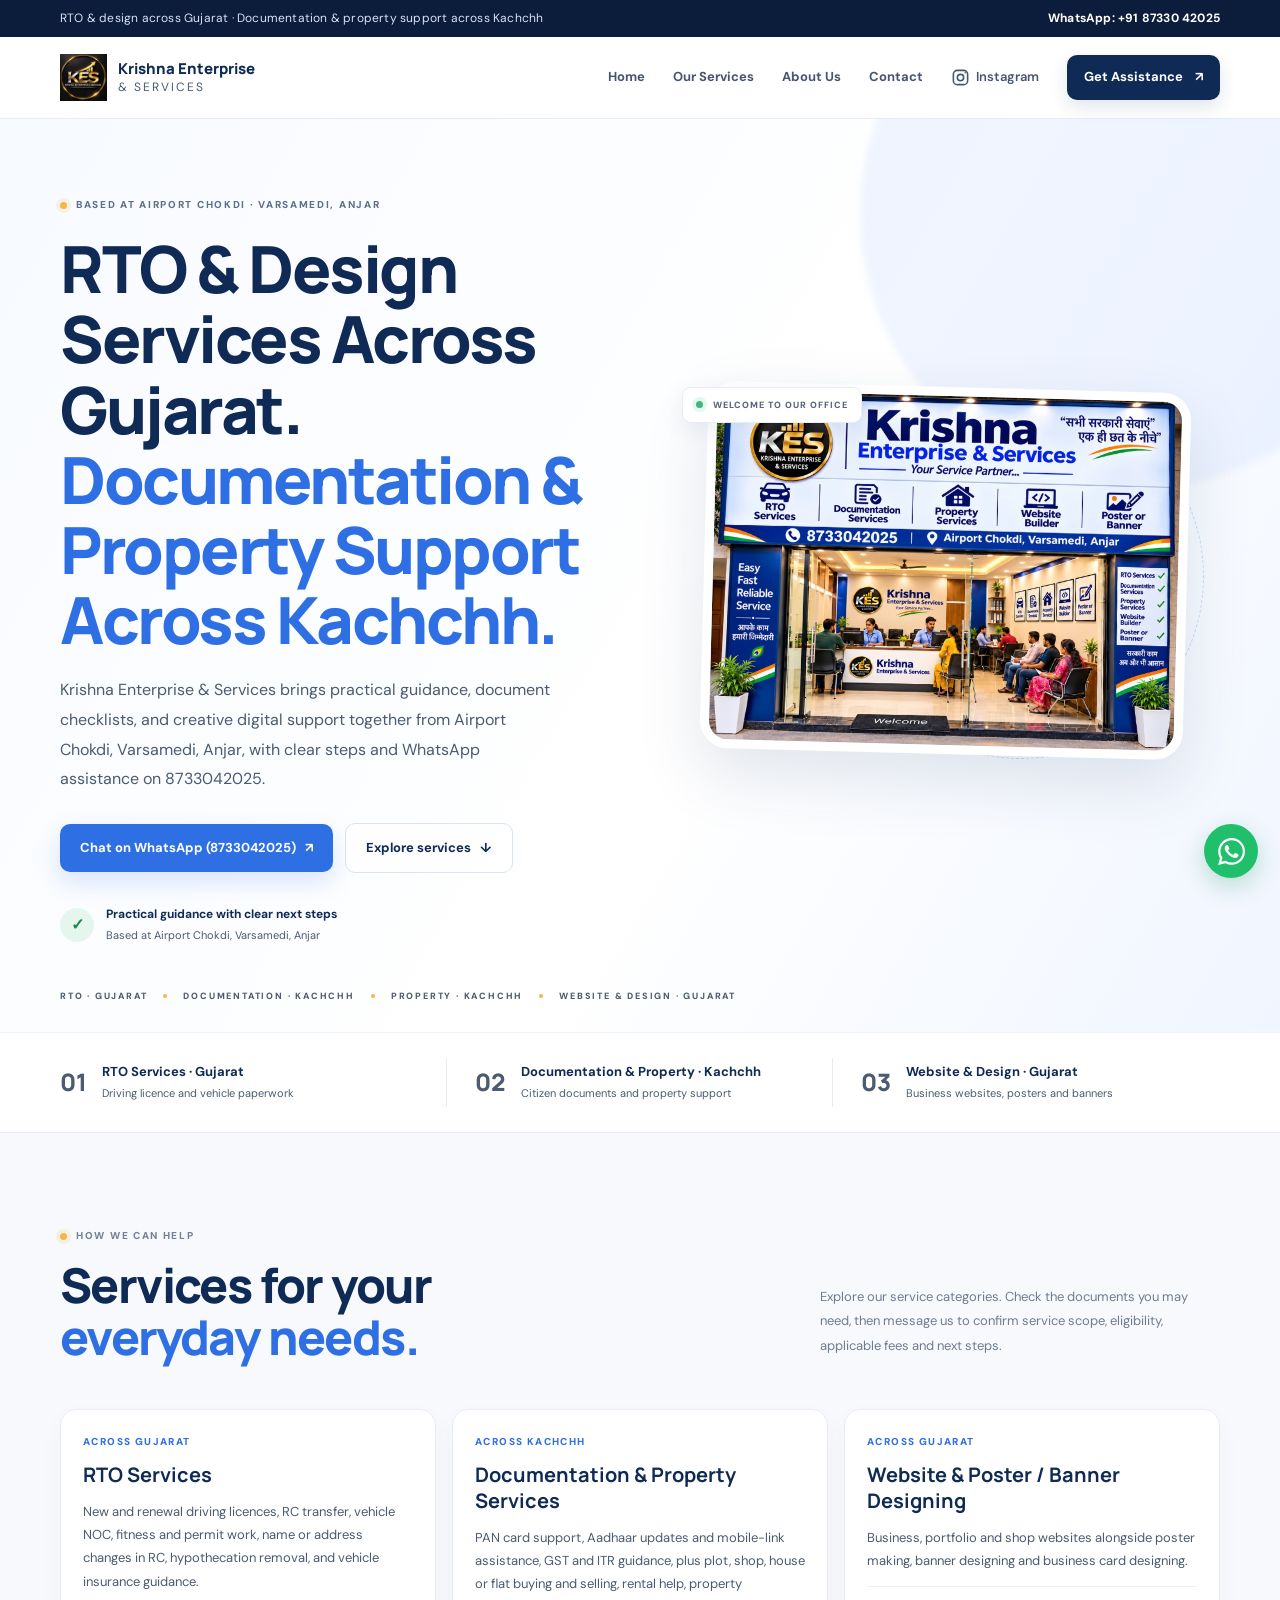
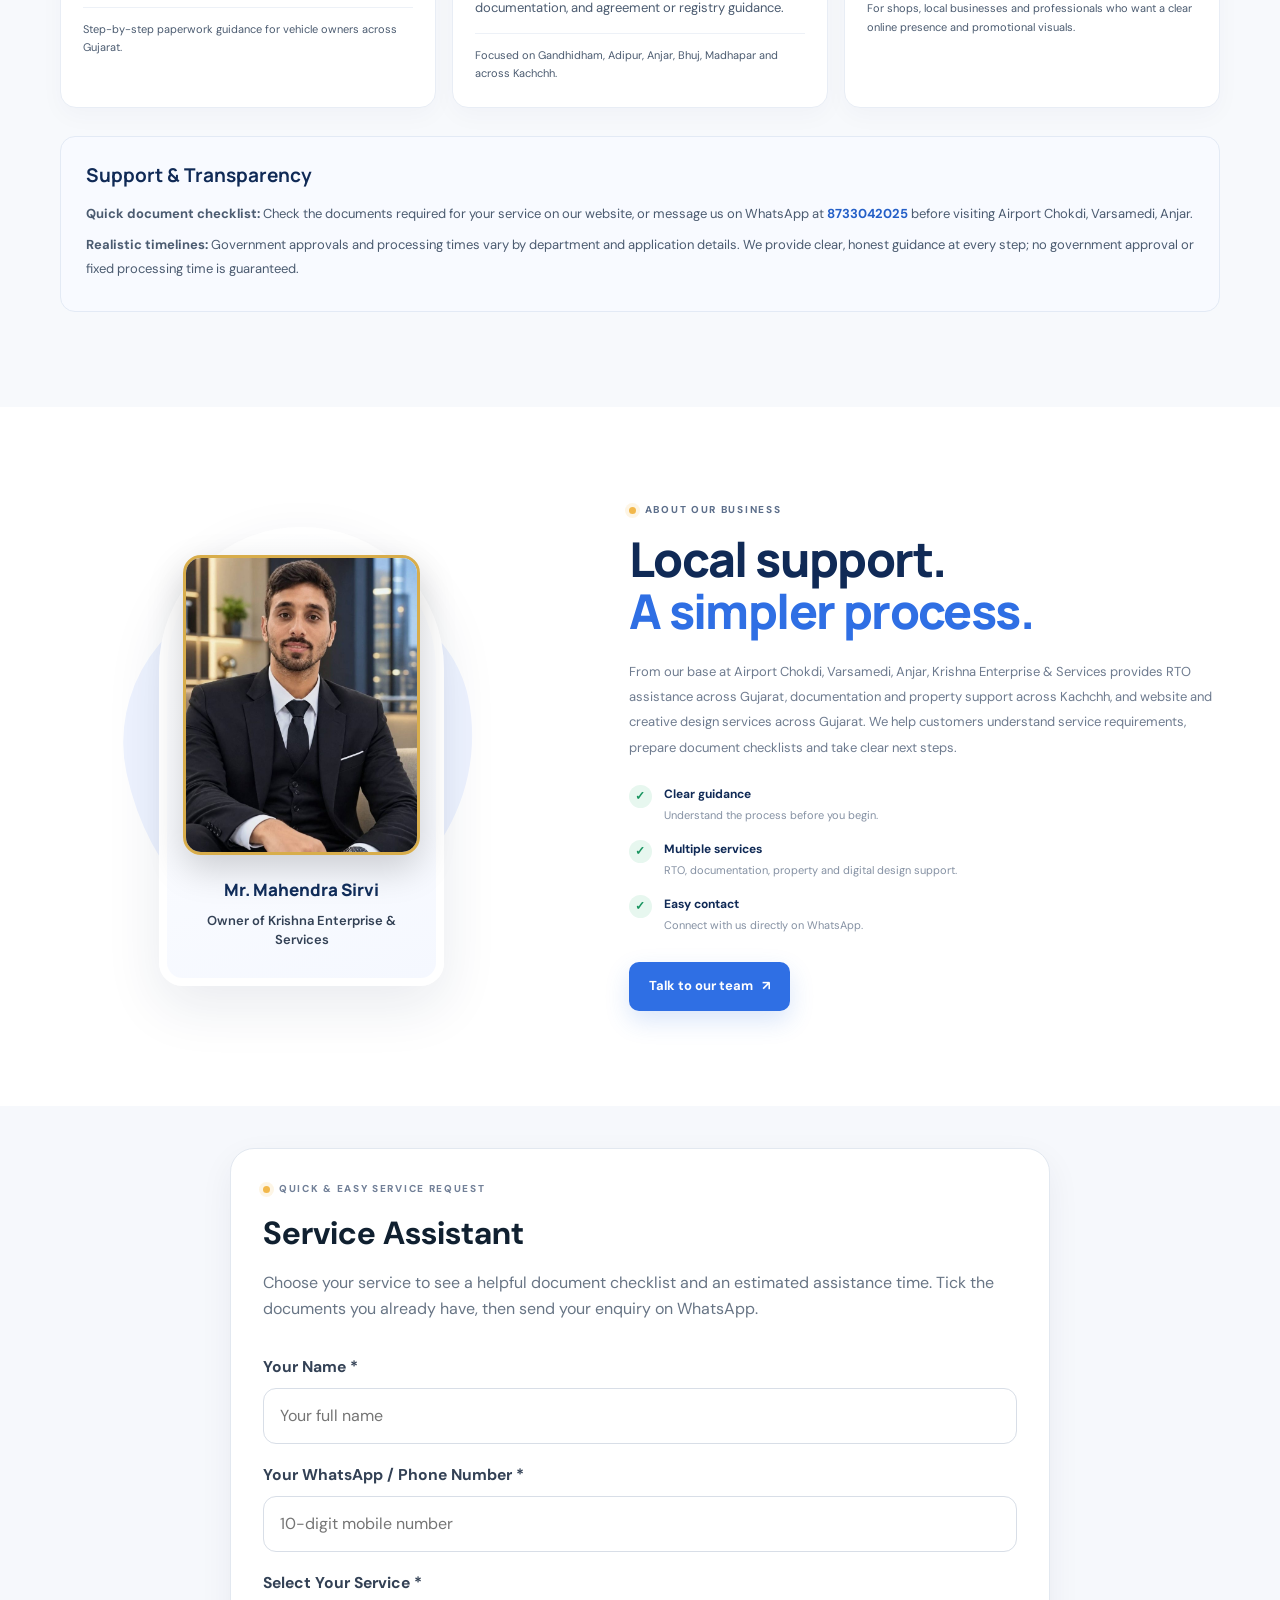
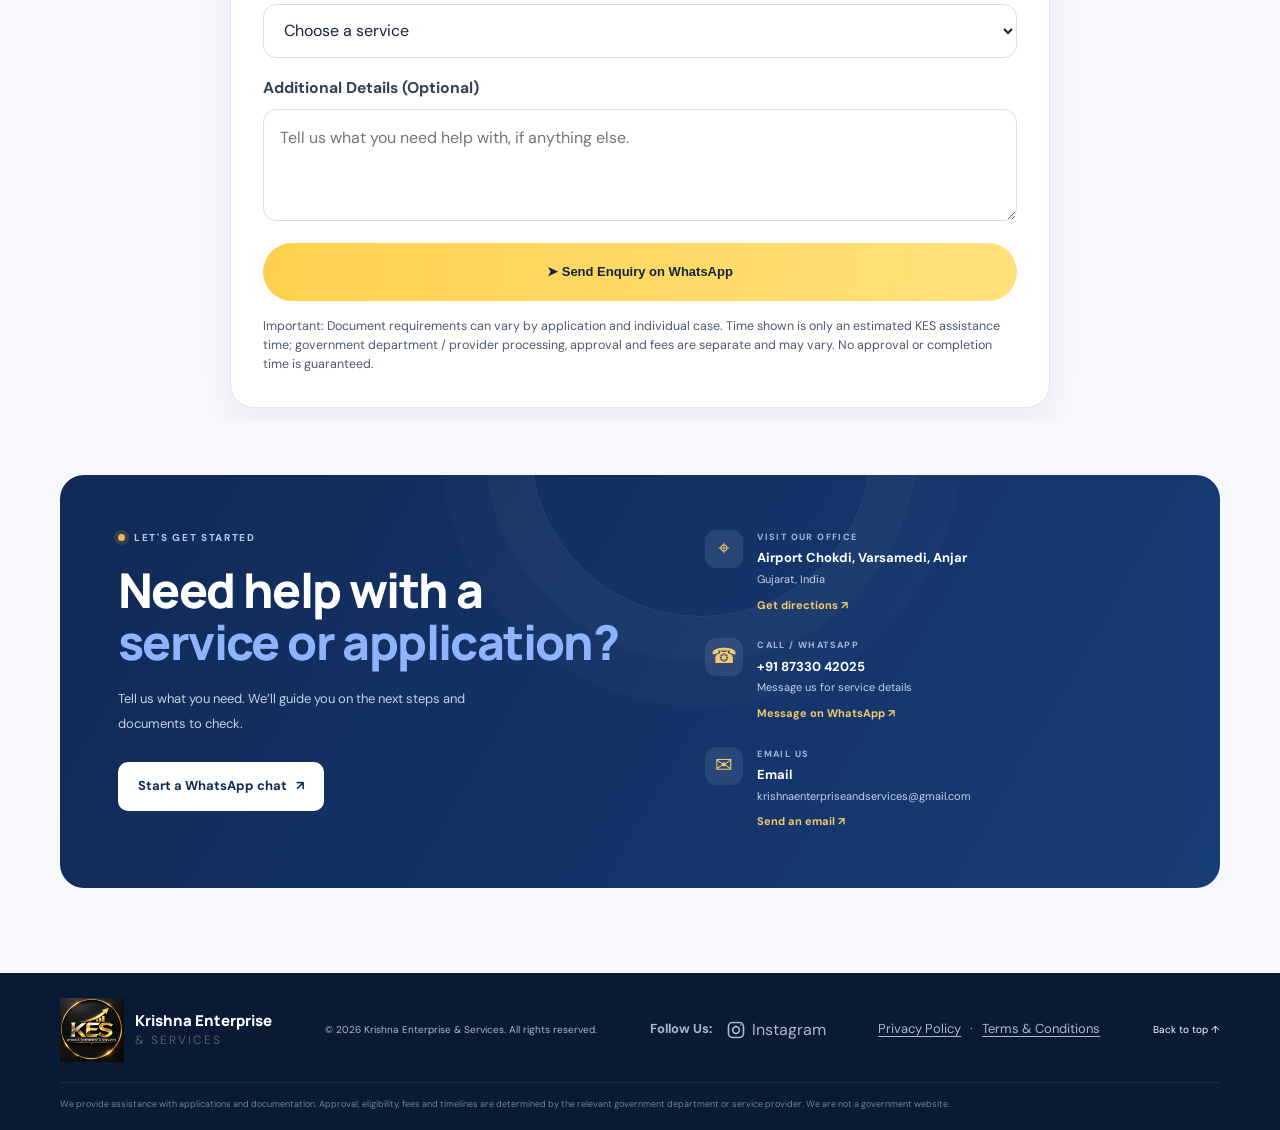
<file: index.html>
<!DOCTYPE html>
<html lang="en">
<head>
<meta name="google-site-verification" content="6Ala6GYHnQMOqz-kioUUmuNmB-J7PgY2Hj353kgMPBY" />
  <meta charset="UTF-8">
  <meta name="viewport" content="width=device-width, initial-scale=1.0">
  <meta name="theme-color" content="#102a56">
  <meta name="description" content="Krishna Enterprise & Services provides RTO assistance across Gujarat, documentation and property support across Kachchh, and website and poster design services across Gujarat from Airport Chokdi, Varsamedi, Anjar. WhatsApp 8733042025.">
  <meta name="robots" content="index, follow, max-image-preview:large">
  <meta property="og:type" content="website">
  <meta property="og:title" content="RTO & Design Services Across Gujarat | Krishna Enterprise & Services">
  <meta property="og:description" content="RTO assistance across Gujarat; documentation and property support across Kachchh; website, poster and banner design across Gujarat.">
  <meta property="og:image" content="assets/logo.png">
  <title>RTO &amp; Design Services Across Gujarat | Krishna Enterprise &amp; Services</title>
  <link rel="canonical" href="https://krishnaenterprise.github.io/website/">
  <meta property="og:url" content="https://krishnaenterprise.github.io/website/">
  <meta name="twitter:card" content="summary">
  <meta name="twitter:title" content="Krishna Enterprise & Services | Gujarat & Kachchh">
  <meta name="twitter:description" content="RTO services across Gujarat; documentation and property support across Kachchh; website and creative design services across Gujarat.">
  <script type="application/ld+json">{
  "@context": "https://schema.org",
  "@type": "LocalBusiness",
  "name": "Krishna Enterprise & Services",
  "url": "https://krishnaenterprise.github.io/website/",
  "image": "https://krishnaenterprise.github.io/website/assets/logo.webp",
  "telephone": "+918733042025",
  "email": "krishnaenterpriseandservices@gmail.com",
  "address": {
    "@type": "PostalAddress",
    "streetAddress": "Airport Chokdi, Varsamedi",
    "addressLocality": "Anjar",
    "addressRegion": "Gujarat",
    "addressCountry": "IN"
  },
  "areaServed": [
    {"@type": "AdministrativeArea", "name": "Gujarat"},
    {"@type": "AdministrativeArea", "name": "Kachchh, Gujarat"},
    {"@type": "City", "name": "Gandhidham"}
  ]
}</script>
  <link rel="icon" href="assets/logo.png" type="image/png">
  <link rel="stylesheet" href="styles.css">
  <script defer src="script.js"></script>
</head>
<body>
  <div class="topbar">
    <div class="container topbar-inner">
      <span>RTO &amp; design across Gujarat · Documentation &amp; property support across Kachchh</span>
      <a href="https://wa.me/918733042025" target="_blank" rel="noopener">WhatsApp: +91 87330 42025</a>
    </div>
  </div>
  <header class="header">
    <div class="container nav-wrap">
      <a class="brand" href="#home" aria-label="Krishna Enterprise & Services home">
        <img src="assets/logo.webp" width="256" height="256" alt="Krishna Enterprise & Services logo">
        <span><strong>Krishna Enterprise</strong><small>& Services</small></span>
      </a>
      <button class="menu-toggle" aria-label="Open menu" aria-expanded="false">☰</button>
      <nav class="nav">
        <a href="#home">Home</a><a href="#services">Our Services</a><a href="#about">About Us</a><a href="#contact">Contact</a>

        <a href="https://www.instagram.com/krishnaenterpriseandservices" target="_blank" rel="noopener noreferrer" aria-label="Visit Krishna Enterprise & Services on Instagram" title="Instagram" style="display:inline-flex;align-items:center;gap:6px;color:inherit;text-decoration:none;font-weight:600;">
          <svg viewBox="0 0 24 24" width="19" height="19" aria-hidden="true" fill="none" stroke="currentColor" stroke-width="2"><rect x="3" y="3" width="18" height="18" rx="5"/><circle cx="12" cy="12" r="4"/><circle cx="18" cy="6" r="1" fill="currentColor" stroke="none"/></svg><span>Instagram</span>
        </a>
        <a class="nav-cta" href="https://wa.me/918733042025?text=Hello%20Krishna%20Enterprise%20%26%20Services" target="_blank" rel="noopener">Get Assistance <span>↗</span></a>
      </nav>
    </div>
  </header>

  <main>
    <section class="hero" id="home">
      <div class="hero-glow"></div>
      <div class="container hero-grid">
        <div class="hero-copy">
          <div class="eyebrow"><span class="eyebrow-dot"></span> BASED AT AIRPORT CHOKDI · VARSAMEDI, ANJAR</div>
          <h1>RTO &amp; Design Services Across Gujarat.<br><span>Documentation &amp; Property Support Across Kachchh.</span></h1>
          <p class="hero-text">Krishna Enterprise &amp; Services brings practical guidance, document checklists, and creative digital support together from Airport Chokdi, Varsamedi, Anjar, with clear steps and WhatsApp assistance on 8733042025.</p>
          <div class="hero-actions">
            <a class="btn btn-primary" href="https://wa.me/918733042025?text=Hello%2C%20I%20need%20service%20assistance." target="_blank" rel="noopener">Chat on WhatsApp (8733042025) <span>↗</span></a>
            <a class="btn btn-ghost" href="#services">Explore services <span>↓</span></a>
          </div>
          <div class="hero-proof">
            <div class="proof-icon">✓</div><div><strong>Practical guidance with clear next steps</strong><small>Based at Airport Chokdi, Varsamedi, Anjar</small></div>
          </div>
        </div>
        <div class="hero-visual">
          <div class="visual-label"><span class="pulse"></span> WELCOME TO OUR OFFICE</div>
          <div class="office-frame">
            <img src="assets/office-photo.webp" width="800" height="600" alt="Krishna Enterprise & Services office and customer assistance">
          </div>
          <div class="floating-card card-top"><span class="float-icon blue">▤</span><span><strong>RTO Services</strong><small>Vehicle & licence help</small></span></div>
          <div class="floating-card card-bottom"><span class="float-icon gold">✦</span><span><strong>Citizen Services</strong><small>Documents made easier</small></span></div>
          <div class="visual-orbit"></div>
        </div>
      </div>
      <div class="hero-bottom container">
        <span>RTO · GUJARAT</span><i></i><span>DOCUMENTATION · KACHCHH</span><i></i><span>PROPERTY · KACHCHH</span><i></i><span>WEBSITE &amp; DESIGN · GUJARAT</span>
      </div>
    </section>

    <section class="quick-strip">
      <div class="container quick-grid quick-grid-three">
        <div><span class="quick-number">01</span><span><strong>RTO Services · Gujarat</strong><small>Driving licence and vehicle paperwork</small></span></div>
        <div><span class="quick-number">02</span><span><strong>Documentation &amp; Property · Kachchh</strong><small>Citizen documents and property support</small></span></div>
        <div><span class="quick-number">03</span><span><strong>Website &amp; Design · Gujarat</strong><small>Business websites, posters and banners</small></span></div>
      </div>
    </section>

    <section class="section services-section" id="services">
      <div class="container">
        <div class="section-heading">
          <div><div class="eyebrow dark"><span class="eyebrow-dot"></span> HOW WE CAN HELP</div><h2>Services for your<br><span>everyday needs.</span></h2></div>
          <p>Explore our service categories. Check the documents you may need, then message us to confirm service scope, eligibility, applicable fees and next steps.</p>
        </div>

        <div class="service-overview-grid">
          <article class="service-overview-card">
            <div class="service-overview-kicker">ACROSS GUJARAT</div>
            <h3>RTO Services</h3>
            <p>New and renewal driving licences, RC transfer, vehicle NOC, fitness and permit work, name or address changes in RC, hypothecation removal, and vehicle insurance guidance.</p>
            <small>Step-by-step paperwork guidance for vehicle owners across Gujarat.</small>
          </article>
          <article class="service-overview-card">
            <div class="service-overview-kicker">ACROSS KACHCHH</div>
            <h3>Documentation &amp; Property Services</h3>
            <p>PAN card support, Aadhaar updates and mobile-link assistance, GST and ITR guidance, plus plot, shop, house or flat buying and selling, rental help, property documentation, and agreement or registry guidance.</p>
            <small>Focused on Gandhidham, Adipur, Anjar, Bhuj, Madhapar and across Kachchh.</small>
          </article>
          <article class="service-overview-card">
            <div class="service-overview-kicker">ACROSS GUJARAT</div>
            <h3>Website &amp; Poster / Banner Designing</h3>
            <p>Business, portfolio and shop websites alongside poster making, banner designing and business card designing.</p>
            <small>For shops, local businesses and professionals who want a clear online presence and promotional visuals.</small>
          </article>
        </div>
        <div class="support-transparency">
          <h3>Support &amp; Transparency</h3>
          <p><strong>Quick document checklist:</strong> Check the documents required for your service on our website, or message us on WhatsApp at <a href="https://wa.me/918733042025" target="_blank" rel="noopener">8733042025</a> before visiting Airport Chokdi, Varsamedi, Anjar.</p>
          <p><strong>Realistic timelines:</strong> Government approvals and processing times vary by department and application details. We provide clear, honest guidance at every step; no government approval or fixed processing time is guaranteed.</p>
        </div>
      </div>
    </section>

    <section class="about-section" id="about">
      <div class="container about-grid">
        <div class="about-art">
          <div class="about-blob"></div>
          <div class="owner-placeholder owner-real-photo">
            <img class="owner-photo" src="assets/owner-mahendra-sirvi.jpg" alt="Mr. Mahendra Sirvi" loading="lazy">
            <div class="owner-name">Mr. Mahendra Sirvi</div>
            <div class="owner-caption">Owner of Krishna Enterprise &amp; Services</div>
          </div>
        </div>
        <div class="about-copy">
          <div class="eyebrow"><span class="eyebrow-dot"></span> ABOUT OUR BUSINESS</div>
          <h2>Local support.<br><span>A simpler process.</span></h2>
          <p>From our base at Airport Chokdi, Varsamedi, Anjar, Krishna Enterprise & Services provides RTO assistance across Gujarat, documentation and property support across Kachchh, and website and creative design services across Gujarat. We help customers understand service requirements, prepare document checklists and take clear next steps.</p>
          <div class="about-points">
            <div><span>✓</span><p><strong>Clear guidance</strong><small>Understand the process before you begin.</small></p></div>
            <div><span>✓</span><p><strong>Multiple services</strong><small>RTO, documentation, property and digital design support.</small></p></div>
            <div><span>✓</span><p><strong>Easy contact</strong><small>Connect with us directly on WhatsApp.</small></p></div>
          </div>
          <a class="btn btn-primary" href="https://wa.me/918733042025" target="_blank" rel="noopener">Talk to our team <span>↗</span></a>
        </div>
      </div>
    </section>


    <section class="quick-enquiry-section" id="service-assistant">
      <div class="container">
        <div class="quick-enquiry-card service-assistant-card">
          <div class="eyebrow dark"><span class="eyebrow-dot"></span> QUICK & EASY SERVICE REQUEST</div>
          <h3>Service Assistant</h3>
          <p class="enquiry-intro">Choose your service to see a helpful document checklist and an estimated assistance time. Tick the documents you already have, then send your enquiry on WhatsApp.</p>
          <form id="quick-enquiry-form">
            <label for="enquiry-name">Your Name *</label>
            <input id="enquiry-name" name="name" type="text" placeholder="Your full name" autocomplete="name" required>
            <label for="enquiry-phone">Your WhatsApp / Phone Number *</label>
            <input id="enquiry-phone" name="phone" type="tel" inputmode="tel" placeholder="10-digit mobile number" autocomplete="tel" pattern="[0-9+()\- ]{10,18}" required>
            <label for="enquiry-service">Select Your Service *</label>
            <select id="enquiry-service" name="service" required>
              <option value="">Choose a service</option>
              <optgroup label="RTO Services">
                <option>Learner’s Licence</option><option>Permanent Driving Licence</option><option>Driving Licence Renewal</option><option>Duplicate Driving Licence</option><option>Change Licence Details</option><option>International Driving Permit</option><option>Issue / Submit Licence NOC</option><option>Transfer Vehicle Ownership</option><option>Vehicle Services</option><option>Duplicate RC</option><option>RC Renewal</option><option>Change RC Address</option><option>Hypothecation Cancellation</option><option>Issue / Submit Vehicle NOC</option>
              </optgroup>
              <optgroup label="Documentation Services">
                <option>Aadhaar Services</option><option>PAN Card</option><option>Voter ID Card</option><option>Passport Application</option><option>Caste Certificate</option><option>Income Certificate</option><option>Domicile Certificate</option><option>Birth / Death Certificate</option><option>Land Records</option><option>Ayushman Bharat Card</option><option>PM-Kisan</option><option>e-Shram / Labour Card</option><option>Pension Schemes</option><option>PM Awas Yojana / Ujjwala Yojana</option><option>GST Services</option><option>Income Tax Return</option><option>Udyam / MSME Registration</option>
              </optgroup>
              <optgroup label="Property Services"><option>Property Seller Assistance</option><option>Property Buyer Assistance</option><option>Landlord / Tenant Assistance</option><option>Property Advisory</option></optgroup>
              <optgroup label="Website & Design"><option>Website Builder</option><option>Poster Design</option><option>Banner Design</option><option>Social Media Design</option><option>Visiting Card / Flyer</option></optgroup>
            </select>
            <div class="assistant-info" id="assistant-info" hidden>
              <div class="assistant-time"><span>Estimated assistance time</span><strong id="assistant-time-value"></strong></div>
              <p id="assistant-note"></p>
              <div class="checklist-heading"><strong>Document / Information Checklist</strong><small>Tick what you currently have. We will guide you about anything missing.</small></div>
              <div id="document-checklist" class="document-checklist"></div>
            </div>
            <label for="enquiry-message">Additional Details (Optional)</label>
            <textarea id="enquiry-message" name="message" rows="3" placeholder="Tell us what you need help with, if anything else."></textarea>
            <button class="btn btn-enquiry" type="submit">➤ Send Enquiry on WhatsApp</button>
          </form>
          <p class="assistant-disclaimer">Important: Document requirements can vary by application and individual case. Time shown is only an estimated KES assistance time; government department / provider processing, approval and fees are separate and may vary. No approval or completion time is guaranteed.</p>
        </div>
      </div>
    </section>
    <section class="contact-section" id="contact">
      <div class="container contact-card">
        <div class="contact-copy">
          <div class="eyebrow"><span class="eyebrow-dot"></span> LET'S GET STARTED</div>
          <h2>Need help with a<br><span>service or application?</span></h2>
          <p>Tell us what you need. We’ll guide you on the next steps and documents to check.</p>
          <a class="btn btn-light" href="https://wa.me/918733042025?text=Hello%20Krishna%20Enterprise%20%26%20Services%2C%20I%20need%20help." target="_blank" rel="noopener">Start a WhatsApp chat <span>↗</span></a>
        </div>
<div class="contact-details">
          <div class="contact-item"><span class="contact-icon">⌖</span><div><small>VISIT OUR OFFICE</small><strong>Airport Chokdi, Varsamedi, Anjar</strong><p>Gujarat, India</p><a href="https://www.google.com/maps/search/?api=1&query=Airport+Chokdi+Varsamedi+Anjar" target="_blank" rel="noopener">Get directions ↗</a></div></div>
          <div class="contact-item"><span class="contact-icon">☎</span><div><small>CALL / WHATSAPP</small><strong>+91 87330 42025</strong><p>Message us for service details</p><a href="https://wa.me/918733042025" target="_blank" rel="noopener">Message on WhatsApp ↗</a></div></div>
          
          <div class="contact-item"><span class="contact-icon">✉</span><div><small>EMAIL US</small><strong>Email</strong><p>krishnaenterpriseandservices@gmail.com</p><a href="mailto:krishnaenterpriseandservices@gmail.com">Send an email ↗</a></div></div>

        </div>
      </div>
    </section>
  </main>

  <footer class="footer">
    <div class="container footer-inner">
      <a class="brand footer-brand" href="#home"><img src="assets/logo.webp" width="256" height="256" alt="Krishna Enterprise & Services logo"><span><strong>Krishna Enterprise</strong><small>& Services</small></span></a>
      <p>© <span id="year"></span> Krishna Enterprise & Services. All rights reserved.</p>
      <div class="footer-social" aria-label="Follow Krishna Enterprise & Services" style="display:flex;flex-wrap:wrap;align-items:center;gap:14px;">
        <strong style="font-size:13px;">Follow Us:</strong>
        <a href="https://www.instagram.com/krishnaenterpriseandservices" target="_blank" rel="noopener noreferrer" aria-label="Instagram" style="display:inline-flex;align-items:center;gap:6px;text-decoration:none;color:inherit;">
          <svg viewBox="0 0 24 24" width="20" height="20" aria-hidden="true" fill="none" stroke="currentColor" stroke-width="2"><rect x="3" y="3" width="18" height="18" rx="5"/><circle cx="12" cy="12" r="4"/><circle cx="18" cy="6" r="1" fill="currentColor" stroke="none"/></svg>Instagram
        </a>
      </div>
      <div class="footer-legal"><a href="privacy-policy.html">Privacy Policy</a><span aria-hidden="true">·</span><a href="terms-and-conditions.html">Terms &amp; Conditions</a></div>
      <a href="#home">Back to top ↑</a>
    </div>
    <div class="container disclaimer">We provide assistance with applications and documentation. Approval, eligibility, fees and timelines are determined by the relevant government department or service provider. We are not a government website.</div>
  </footer>

  <a class="whatsapp-float" href="https://wa.me/918733042025" target="_blank" rel="noopener" aria-label="Chat on WhatsApp">
    <svg viewBox="0 0 24 24" aria-hidden="true"><path d="M20.52 3.48A11.83 11.83 0 0 0 12.1 0C5.55 0 .22 5.33.22 11.9c0 2.1.55 4.15 1.6 5.96L.12 24l6.3-1.65a11.9 11.9 0 0 0 5.68 1.45h.01c6.56 0 11.89-5.34 11.89-11.9 0-3.18-1.24-6.17-3.48-8.42ZM12.1 21.78a9.9 9.9 0 0 1-5.05-1.39l-.36-.21-3.74.98 1-3.65-.24-.37a9.85 9.85 0 0 1-1.52-5.24c0-5.47 4.45-9.92 9.92-9.92a9.86 9.86 0 0 1 7.02 2.91 9.86 9.86 0 0 1 2.9 7.02c0 5.47-4.45 9.92-9.92 9.92Zm5.44-7.43c-.3-.15-1.77-.87-2.05-.97-.28-.1-.48-.15-.68.15-.2.3-.78.97-.95 1.17-.18.2-.35.23-.65.08-.3-.15-1.26-.46-2.4-1.47-.89-.79-1.49-1.77-1.66-2.07-.18-.3-.02-.46.13-.61.13-.13.3-.35.45-.53.15-.18.2-.3.3-.5.1-.2.05-.38-.02-.53-.08-.15-.68-1.63-.93-2.23-.24-.58-.49-.5-.68-.51h-.58c-.2 0-.53.08-.8.38-.28.3-1.05 1.02-1.05 2.49s1.08 2.89 1.23 3.09c.15.2 2.12 3.24 5.14 4.54.72.31 1.28.5 1.72.64.72.23 1.38.2 1.9.12.58-.09 1.77-.72 2.02-1.42.25-.7.25-1.3.18-1.42-.08-.13-.28-.2-.58-.35Z"/></svg>
  </a>
</body>
</html>
</file>
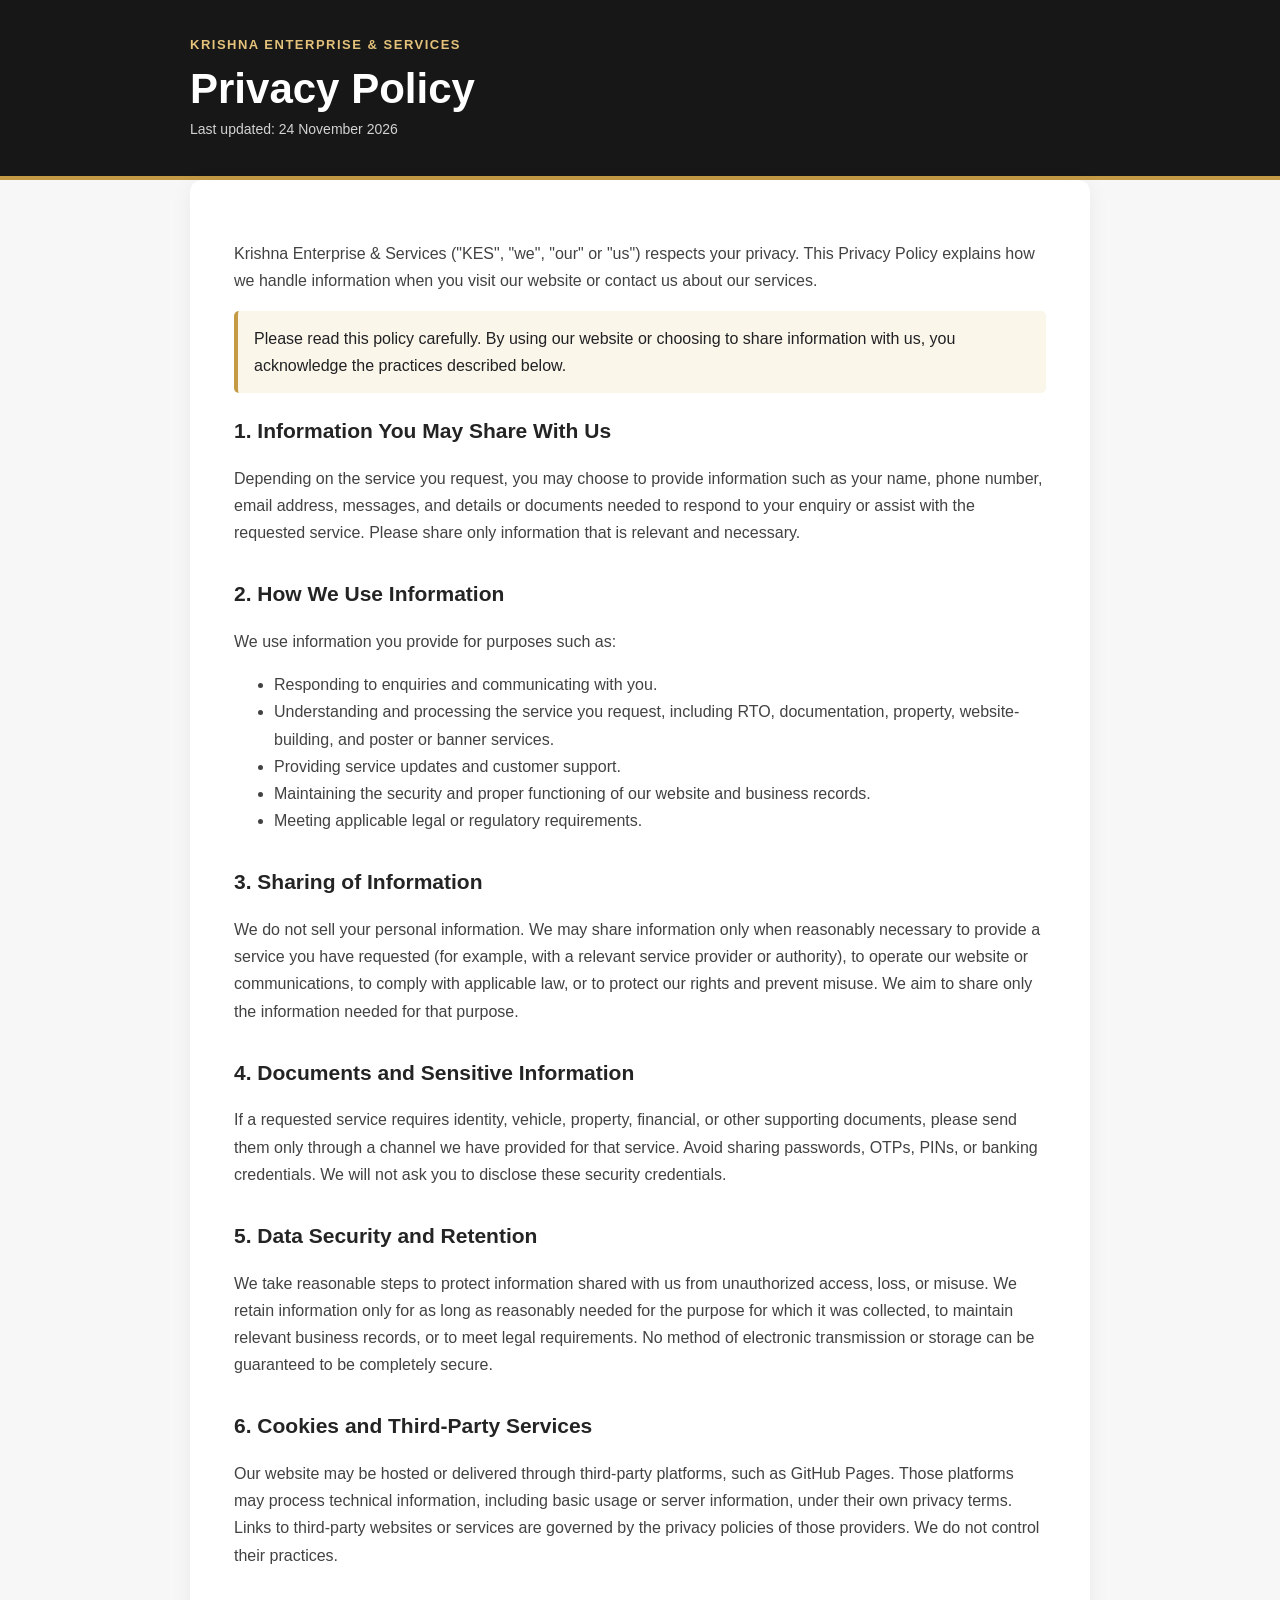
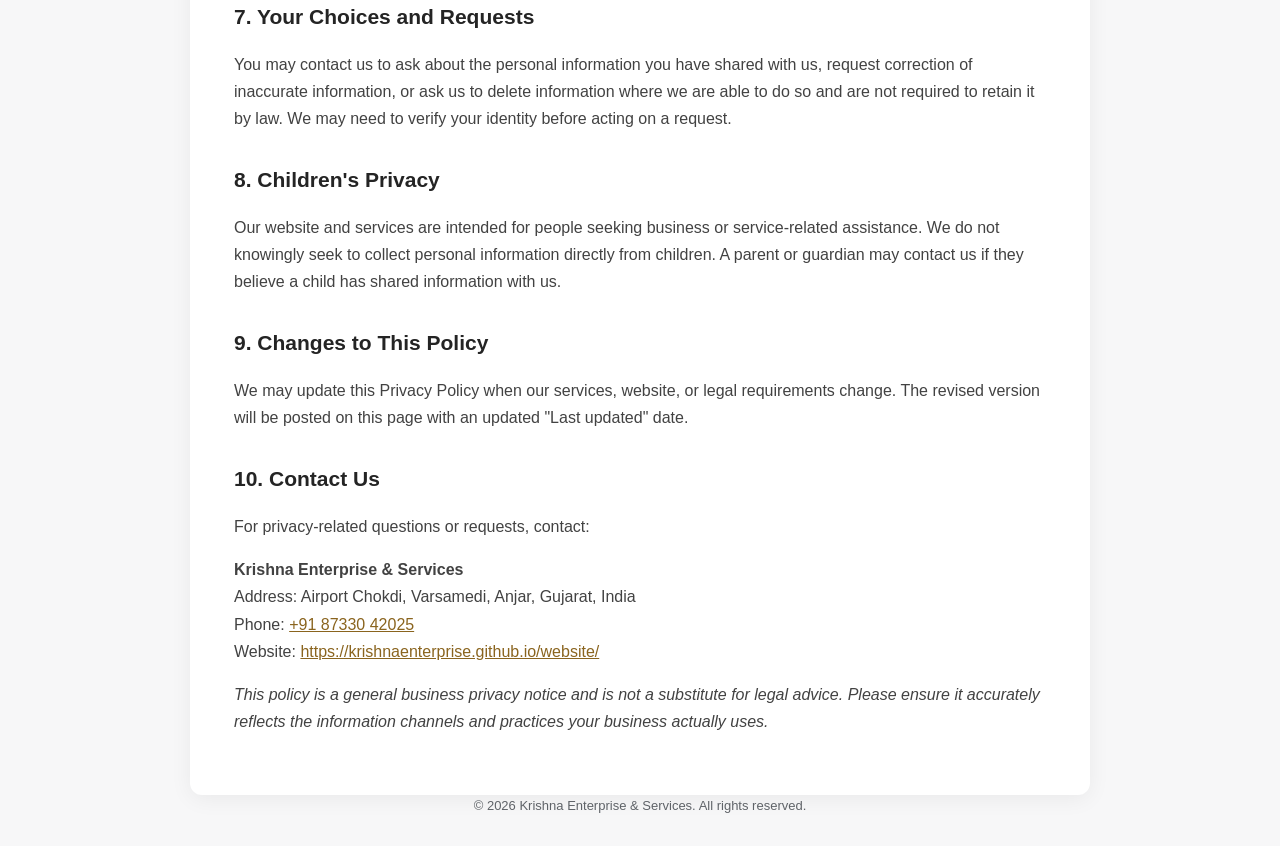
<file: privacy-policy.html>
<!DOCTYPE html>
<html lang="en">
<head>
  <meta charset="UTF-8">
  <meta name="viewport" content="width=device-width, initial-scale=1.0">
  <meta name="description" content="Privacy Policy for Krishna Enterprise & Services.">
  <title>Privacy Policy | Krishna Enterprise & Services</title>
  <style>
    :root { --gold:#c49a45; --ink:#202124; --muted:#5f6368; --paper:#f7f7f8; }
    * { box-sizing: border-box; }
    body { margin:0; font-family:Arial,Helvetica,sans-serif; line-height:1.7; color:var(--ink); background:var(--paper); }
    header { background:#171717; color:#fff; padding:34px 20px; border-bottom:4px solid var(--gold); }
    .wrap { width:min(900px, calc(100% - 32px)); margin:auto; }
    .brand { color:#e4c27a; font-size:13px; font-weight:700; letter-spacing:1.5px; text-transform:uppercase; }
    h1 { margin:8px 0 4px; font-size:clamp(30px,5vw,42px); line-height:1.2; }
    .updated { color:#d2d2d2; font-size:14px; }
    main { background:#fff; margin:28px auto; padding:clamp(22px,5vw,44px); border-radius:12px; box-shadow:0 4px 22px rgba(0,0,0,.06); }
    h2 { margin:30px 0 8px; font-size:21px; color:#242424; }
    h2:first-of-type { margin-top:20px; }
    p, li { color:#424242; }
    a { color:#8a641e; overflow-wrap:anywhere; }
    .notice { background:#fbf6ea; border-left:4px solid var(--gold); padding:14px 16px; border-radius:5px; }
    footer { text-align:center; color:var(--muted); font-size:13px; padding:0 16px 28px; }
    @media (max-width:600px) { header { padding:28px 0; } main { margin:16px auto; } }
  </style>
</head>
<body>
  <header>
    <div class="wrap">
      <div class="brand">Krishna Enterprise &amp; Services</div>
      <h1>Privacy Policy</h1>
      <div class="updated">Last updated: 24 November 2026</div>
    </div>
  </header>

  <main class="wrap">
    <p>Krishna Enterprise &amp; Services ("KES", "we", "our" or "us") respects your privacy. This Privacy Policy explains how we handle information when you visit our website or contact us about our services.</p>

    <div class="notice">
      Please read this policy carefully. By using our website or choosing to share information with us, you acknowledge the practices described below.
    </div>

    <h2>1. Information You May Share With Us</h2>
    <p>Depending on the service you request, you may choose to provide information such as your name, phone number, email address, messages, and details or documents needed to respond to your enquiry or assist with the requested service. Please share only information that is relevant and necessary.</p>

    <h2>2. How We Use Information</h2>
    <p>We use information you provide for purposes such as:</p>
    <ul>
      <li>Responding to enquiries and communicating with you.</li>
      <li>Understanding and processing the service you request, including RTO, documentation, property, website-building, and poster or banner services.</li>
      <li>Providing service updates and customer support.</li>
      <li>Maintaining the security and proper functioning of our website and business records.</li>
      <li>Meeting applicable legal or regulatory requirements.</li>
    </ul>

    <h2>3. Sharing of Information</h2>
    <p>We do not sell your personal information. We may share information only when reasonably necessary to provide a service you have requested (for example, with a relevant service provider or authority), to operate our website or communications, to comply with applicable law, or to protect our rights and prevent misuse. We aim to share only the information needed for that purpose.</p>

    <h2>4. Documents and Sensitive Information</h2>
    <p>If a requested service requires identity, vehicle, property, financial, or other supporting documents, please send them only through a channel we have provided for that service. Avoid sharing passwords, OTPs, PINs, or banking credentials. We will not ask you to disclose these security credentials.</p>

    <h2>5. Data Security and Retention</h2>
    <p>We take reasonable steps to protect information shared with us from unauthorized access, loss, or misuse. We retain information only for as long as reasonably needed for the purpose for which it was collected, to maintain relevant business records, or to meet legal requirements. No method of electronic transmission or storage can be guaranteed to be completely secure.</p>

    <h2>6. Cookies and Third-Party Services</h2>
    <p>Our website may be hosted or delivered through third-party platforms, such as GitHub Pages. Those platforms may process technical information, including basic usage or server information, under their own privacy terms. Links to third-party websites or services are governed by the privacy policies of those providers. We do not control their practices.</p>

    <h2>7. Your Choices and Requests</h2>
    <p>You may contact us to ask about the personal information you have shared with us, request correction of inaccurate information, or ask us to delete information where we are able to do so and are not required to retain it by law. We may need to verify your identity before acting on a request.</p>

    <h2>8. Children's Privacy</h2>
    <p>Our website and services are intended for people seeking business or service-related assistance. We do not knowingly seek to collect personal information directly from children. A parent or guardian may contact us if they believe a child has shared information with us.</p>

    <h2>9. Changes to This Policy</h2>
    <p>We may update this Privacy Policy when our services, website, or legal requirements change. The revised version will be posted on this page with an updated "Last updated" date.</p>

    <h2>10. Contact Us</h2>
    <p>For privacy-related questions or requests, contact:</p>
    <p><strong>Krishna Enterprise &amp; Services</strong><br>
       Address: Airport Chokdi, Varsamedi, Anjar, Gujarat, India<br>
       Phone: <a href="tel:+918733042025">+91 87330 42025</a><br>
       Website: <a href="https://krishnaenterprise.github.io/website/">https://krishnaenterprise.github.io/website/</a>
    </p>

    <p><em>This policy is a general business privacy notice and is not a substitute for legal advice. Please ensure it accurately reflects the information channels and practices your business actually uses.</em></p>
  </main>
  <footer>© 2026 Krishna Enterprise &amp; Services. All rights reserved.</footer>
</body>
</html>
</file>
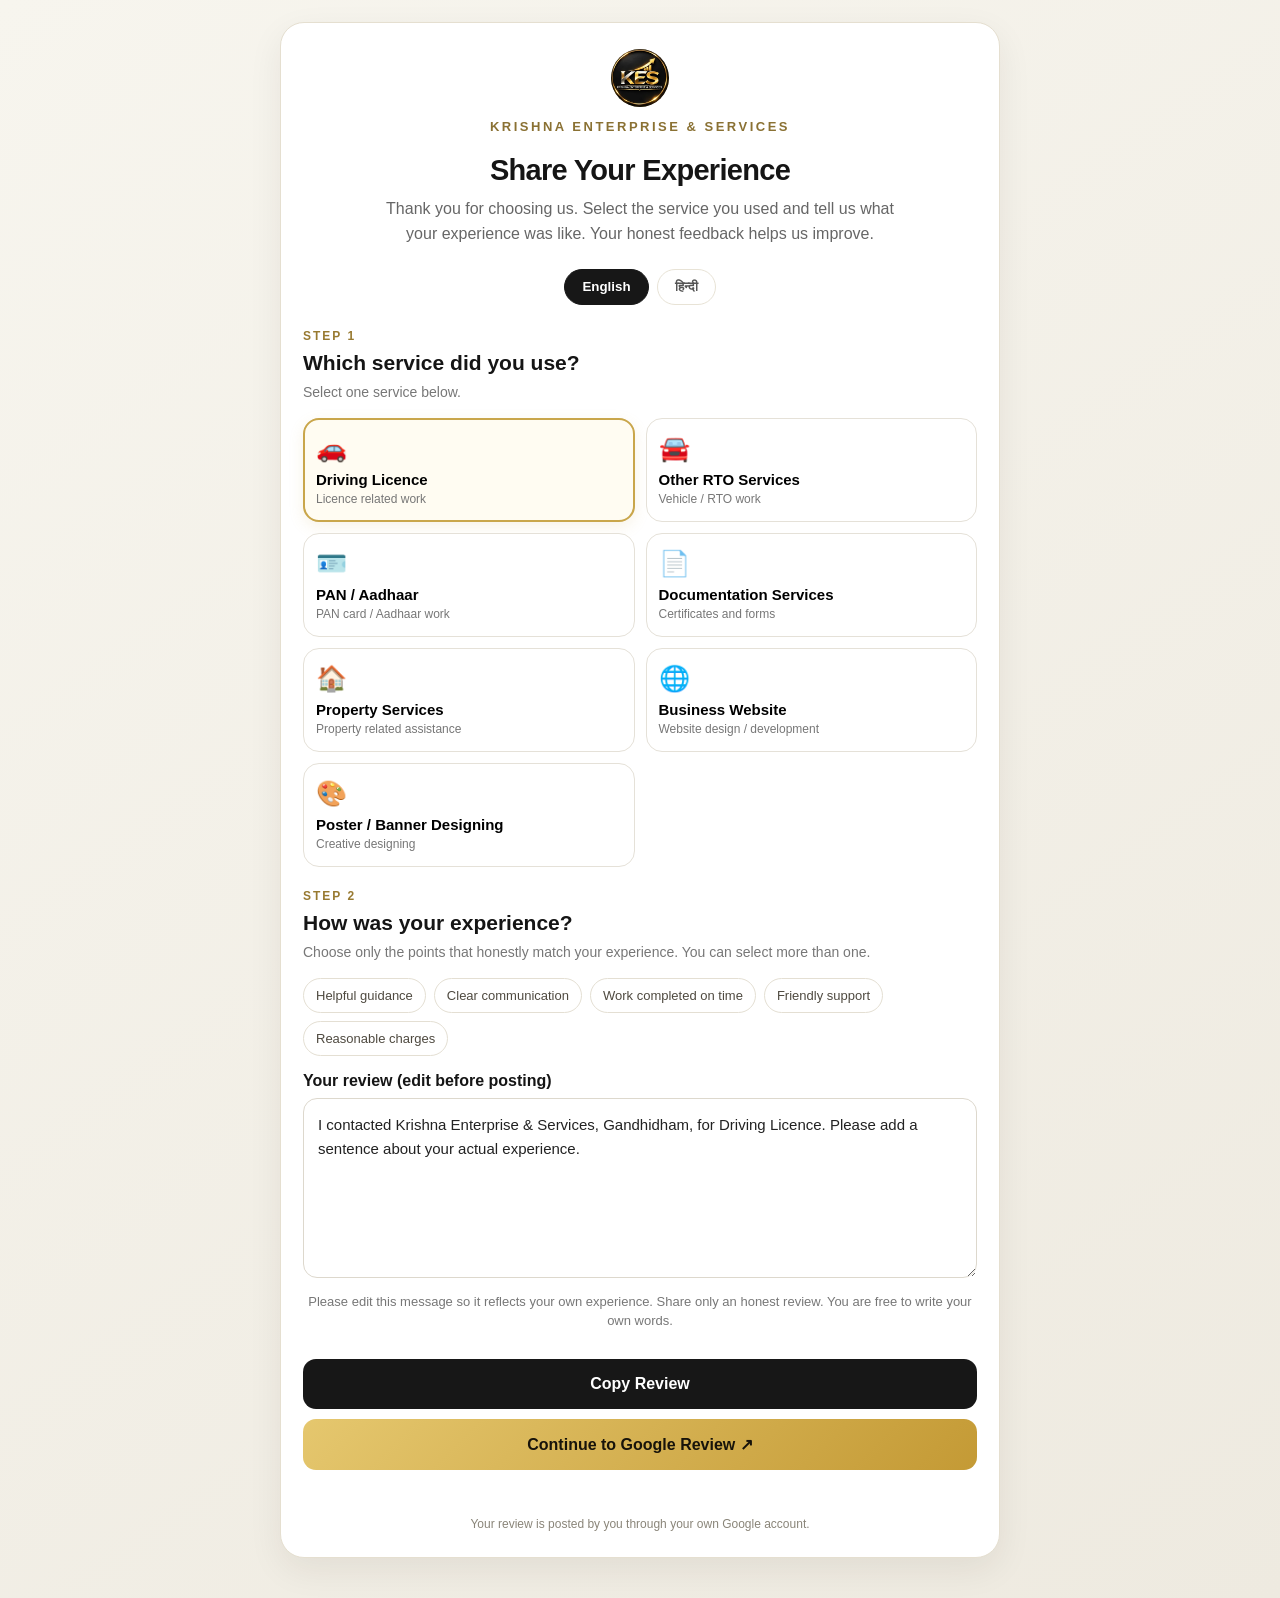
<file: review.html>
<!doctype html>
<html lang="en">
<head>
<meta charset="utf-8">
<meta name="viewport" content="width=device-width, initial-scale=1">
<meta name="theme-color" content="#111111">
<link rel="canonical" href="https://krishnaenterprise.github.io/website/review.html">
<meta name="robots" content="index,follow">
<title>KES Customer Review Helper | Krishna Enterprise & Services</title>
<style>
:root{--gold:#c9a64b;--gold2:#e5c76e;--ink:#151515;--muted:#666;--paper:#faf9f5;--line:#e8e3d6}
*{box-sizing:border-box}body{margin:0;background:linear-gradient(145deg,#f7f5ee,#eeeae0);font-family:Arial,Helvetica,sans-serif;color:var(--ink);padding:22px 14px 40px}
.wrap{max-width:720px;margin:auto}.card{background:#fff;border:1px solid #e5dfd0;border-radius:24px;padding:26px 22px;box-shadow:0 12px 35px #241b0b12}
.brand{text-align:center;color:#8a7133;letter-spacing:2.5px;font-size:13px;font-weight:700;margin:2px 0 20px}
.logo{width:58px;height:58px;border-radius:17px;background:linear-gradient(135deg,#f4d46b,#c99b1d);display:grid;place-items:center;font-weight:900;font-size:23px;margin:0 auto 12px;color:#17130a;box-shadow:inset 0 0 0 1px #a47e1c}
h1{text-align:center;font-size:29px;margin:8px 0 10px;letter-spacing:-.7px}.intro{text-align:center;color:#666;line-height:1.55;margin:0 auto 22px;max-width:520px}
.lang{display:flex;justify-content:center;gap:8px;margin:0 0 24px}.lang button{border:1px solid var(--line);background:#fff;padding:9px 17px;border-radius:30px;font-weight:700;color:#555}.lang button.active{background:#171717;color:#fff;border-color:#171717}
.step{font-size:12px;font-weight:800;letter-spacing:2px;color:#987a31;margin:22px 0 8px}.section-title{font-size:21px;font-weight:750;margin:0 0 7px}.hint{color:#777;font-size:14px;line-height:1.5;margin:0 0 15px}
.services{display:grid;grid-template-columns:repeat(2,minmax(0,1fr));gap:11px}.service{border:1px solid #e5e1d8;border-radius:16px;background:#fff;padding:15px 12px;text-align:left;min-height:104px;cursor:pointer;transition:.15s}.service .emoji{font-size:25px;display:block;margin-bottom:8px}.service strong{display:block;font-size:15px}.service small{display:block;color:#777;margin-top:4px;font-size:12px}.service.selected{border:2px solid var(--gold);background:#fffcf2;box-shadow:0 5px 15px #c9a64b22;padding:14px 11px}
.options{display:flex;flex-wrap:wrap;gap:8px;margin:12px 0 16px}.chip{border:1px solid #e4dfd3;border-radius:22px;padding:9px 12px;background:#fff;color:#4f4a40;font-size:13px;cursor:pointer}.chip.selected{border-color:#b38b25;background:#fff7df;color:#4a3710;font-weight:700}
label{font-weight:700;display:block;margin:16px 0 8px}textarea{width:100%;min-height:180px;border:1px solid #ddd8cd;border-radius:14px;padding:14px;font:15px/1.6 Arial,sans-serif;resize:vertical;color:#222}textarea:focus{outline:2px solid #d7bd72;border-color:transparent}
.note{text-align:center;color:#777;font-size:13px;line-height:1.5;margin:10px 4px 18px}.btn{width:100%;border:0;border-radius:13px;padding:16px 14px;font-size:16px;font-weight:800;cursor:pointer;margin-top:10px}.copy{background:#171717;color:white}.google{background:linear-gradient(135deg,#e5c76e,#c49a35);color:#17130a}.status{text-align:center;font-size:13px;color:#52733b;min-height:18px;margin-top:9px}.footer{text-align:center;color:#8a8579;font-size:12px;margin:20px 0 0}
@media(max-width:390px){.card{padding:22px 16px}.services{gap:8px}.service{padding:12px 10px}.service strong{font-size:14px}h1{font-size:26px}}
</style>
</head>
<body>
<div class="wrap"><main class="card">
  <img class="logo" src="assets/logo.webp" width="120" height="120" alt="Krishna Enterprise & Services KES logo" style="display:block;object-fit:cover;margin:0 auto 12px;border-radius:50%;">
  <div class="brand">KRISHNA ENTERPRISE &amp; SERVICES</div>
  <h1 id="heading">Share Your Experience</h1>
  <p class="intro" id="intro">Thank you for choosing us. Select the service you used and tell us what your experience was like. Your honest feedback helps us improve.</p>
  <div class="lang">
    <button id="en" class="active" type="button">English</button>
    <button id="hi" type="button">हिन्दी</button>
  </div>

  <div class="step" id="step1">STEP 1</div>
  <h2 class="section-title" id="chooseTitle">Which service did you use?</h2>
  <p class="hint" id="chooseHint">Select one service below.</p>
  <div class="services" id="services">
    <button class="service selected" data-service="Driving Licence" type="button"><span class="emoji">🚗</span><strong>Driving Licence</strong><small>Licence related work</small></button>
    <button class="service" data-service="Other RTO Services" type="button"><span class="emoji">🚘</span><strong>Other RTO Services</strong><small>Vehicle / RTO work</small></button>
    <button class="service" data-service="PAN / Aadhaar" type="button"><span class="emoji">🪪</span><strong>PAN / Aadhaar</strong><small>PAN card / Aadhaar work</small></button>
    <button class="service" data-service="Documentation Services" type="button"><span class="emoji">📄</span><strong>Documentation</strong><small>Certificates and forms</small></button>
    <button class="service" data-service="Property Services" type="button"><span class="emoji">🏠</span><strong>Property Services</strong><small>Property related assistance</small></button>
    <button class="service" data-service="Business Website" type="button"><span class="emoji">🌐</span><strong>Business Website</strong><small>Website design / development</small></button>
    <button class="service" data-service="Poster / Banner Designing" type="button"><span class="emoji">🎨</span><strong>Poster / Banner</strong><small>Creative designing</small></button>
  </div>

  <div class="step" id="step2">STEP 2</div>
  <h2 class="section-title" id="experienceTitle">How was your experience?</h2>
  <p class="hint" id="experienceHint">Choose only the points that honestly match your experience. You can select more than one.</p>
  <div class="options" id="options">
    <button class="chip" data-point="Helpful guidance" type="button">Helpful guidance</button>
    <button class="chip" data-point="Clear communication" type="button">Clear communication</button>
    <button class="chip" data-point="Work completed on time" type="button">Work completed on time</button>
    <button class="chip" data-point="Friendly support" type="button">Friendly support</button>
    <button class="chip" data-point="Reasonable charges" type="button">Reasonable charges</button>
  </div>
  <label for="review" id="reviewLabel">Your review (edit before posting)</label>
  <textarea id="review" spellcheck="true">I contacted Krishna Enterprise & Services, Gandhidham, for Driving Licence services. Please add details about your actual experience.</textarea>
  <p class="note" id="note">Please edit this message so it reflects your own experience. Share only an honest review. You are free to write your own words.</p>
  <button class="btn copy" id="copy" type="button">Copy Review</button>
  <button class="btn google" id="google" type="button">Continue to Google Review ↗</button>
  <div class="status" id="status" aria-live="polite"></div>
  <p class="footer">Your review is posted by you through your own Google account.</p>
</main></div>
<script>
const reviewUrl='https://g.page/r/CYumN1BIM60oECE/review';
let lang='en',service='Driving Licence',selectedPoints=[];
const $=id=>document.getElementById(id);
const translations={
en:{heading:'Share Your Experience',intro:'Thank you for choosing us. Select the service you used and tell us what your experience was like. Your honest feedback helps us improve.',step1:'STEP 1',chooseTitle:'Which service did you use?',chooseHint:'Select one service below.',step2:'STEP 2',experienceTitle:'How was your experience?',experienceHint:'Choose only the points that honestly match your experience. You can select more than one.',reviewLabel:'Your review (edit before posting)',note:'Please edit this message so it reflects your own experience. Share only an honest review. You are free to write your own words.',copy:'Copy Review',google:'Continue to Google Review ↗',copied:'Review copied. You can now paste it into Google.',copyFail:'Please select and copy the review text.',points:['Helpful guidance','Clear communication','Work completed on time','Friendly support','Reasonable charges'],services:['Driving Licence','Other RTO Services','PAN / Aadhaar','Documentation Services','Property Services','Business Website','Poster / Banner Designing']},
hi:{heading:'अपना अनुभव साझा करें',intro:'हमारी सेवा चुनने के लिए धन्यवाद। आपने जो सेवा ली है उसे चुनें और अपना वास्तविक अनुभव बताएं। आपकी ईमानदार प्रतिक्रिया हमें बेहतर बनने में मदद करती है।',step1:'चरण 1',chooseTitle:'आपने कौन-सी सेवा ली थी?',chooseHint:'नीचे से अपनी सेवा चुनें।',step2:'चरण 2',experienceTitle:'आपका अनुभव कैसा रहा?',experienceHint:'केवल वही बातें चुनें जो आपके वास्तविक अनुभव से मेल खाती हों। एक से अधिक चुन सकते हैं।',reviewLabel:'आपकी समीक्षा (पोस्ट करने से पहले संपादित करें)',note:'इस संदेश को अपने वास्तविक अनुभव के अनुसार संपादित करें। केवल ईमानदार समीक्षा साझा करें। आप अपने शब्दों में भी लिख सकते हैं।',copy:'रिव्यू कॉपी करें',google:'Google Review पर जाएँ ↗',copied:'रिव्यू कॉपी हो गया। अब इसे Google पर पेस्ट कर सकते हैं।',copyFail:'कृपया रिव्यू टेक्स्ट चुनकर कॉपी करें।',points:['सही मार्गदर्शन मिला','स्पष्ट जानकारी मिली','काम समय पर हुआ','अच्छा सहयोग मिला','उचित शुल्क लगा'],services:['ड्राइविंग लाइसेंस','अन्य RTO सेवाएँ','PAN / आधार','डॉक्यूमेंटेशन सेवाएँ','प्रॉपर्टी सेवाएँ','बिज़नेस वेबसाइट','पोस्टर / बैनर डिज़ाइन']}
};
function makeReview(){
 const t=translations[lang],points=selectedPoints.map(p=>t.points[translations.en.points.indexOf(p)]);
 if(lang==='en'){
  let s=`I contacted Krishna Enterprise & Services, Gandhidham, for ${service}.`;
  if(points.length)s+=' My experience: '+points.join(', ').toLowerCase()+'.';
  s+=' '+(selectedPoints.length?'Thank you for your support.':'Please add a sentence about your actual experience.');
  $('review').value=s;
 }else{
  const names=['ड्राइविंग लाइसेंस','अन्य RTO सेवाएँ','PAN / आधार','डॉक्यूमेंटेशन सेवाएँ','प्रॉपर्टी सेवाएँ','बिज़नेस वेबसाइट','पोस्टर / बैनर डिज़ाइन'];
  const idx=translations.en.services.indexOf(service);
  let s=`मैंने Gandhidham में Krishna Enterprise & Services से ${names[idx]||service} की सेवा ली।`;
  if(points.length)s+=` मेरा अनुभव: ${points.join('، ')}।`;
  s+=selectedPoints.length?' धन्यवाद।':' कृपया अपना वास्तविक अनुभव यहाँ लिखें।';
  $('review').value=s;
 }
}
function renderLang(){
 const t=translations[lang];
 ['heading','intro','step1','chooseTitle','chooseHint','step2','experienceTitle','experienceHint','reviewLabel','note','copy','google'].forEach(k=>$(k).textContent=t[k]);
 document.querySelectorAll('.chip').forEach((b,i)=>{b.textContent=t.points[i];b.classList.toggle('selected',selectedPoints.includes(translations.en.points[i]));});
 document.querySelectorAll('.service').forEach((b,i)=>{b.querySelector('strong').textContent=t.services[i];});
 $('en').classList.toggle('active',lang==='en');$('hi').classList.toggle('active',lang==='hi');
 makeReview();
}
document.querySelectorAll('.service').forEach(b=>b.addEventListener('click',()=>{
 document.querySelectorAll('.service').forEach(x=>x.classList.remove('selected'));b.classList.add('selected');service=b.dataset.service;makeReview();
}));
document.querySelectorAll('.chip').forEach(b=>b.addEventListener('click',()=>{
 const p=b.dataset.point;b.classList.toggle('selected');
 selectedPoints=selectedPoints.includes(p)?selectedPoints.filter(x=>x!==p):[...selectedPoints,p];makeReview();
}));
$('en').addEventListener('click',()=>{lang='en';renderLang()});$('hi').addEventListener('click',()=>{lang='hi';renderLang()});
$('copy').addEventListener('click',async()=>{
 try{await navigator.clipboard.writeText($('review').value);$('status').textContent=translations[lang].copied;}
 catch(e){$('review').focus();$('review').select();$('status').textContent=translations[lang].copyFail;}
});
$('google').addEventListener('click',()=>window.open(reviewUrl,'_blank','noopener'));
renderLang();
</script>
</body></html>
</file>
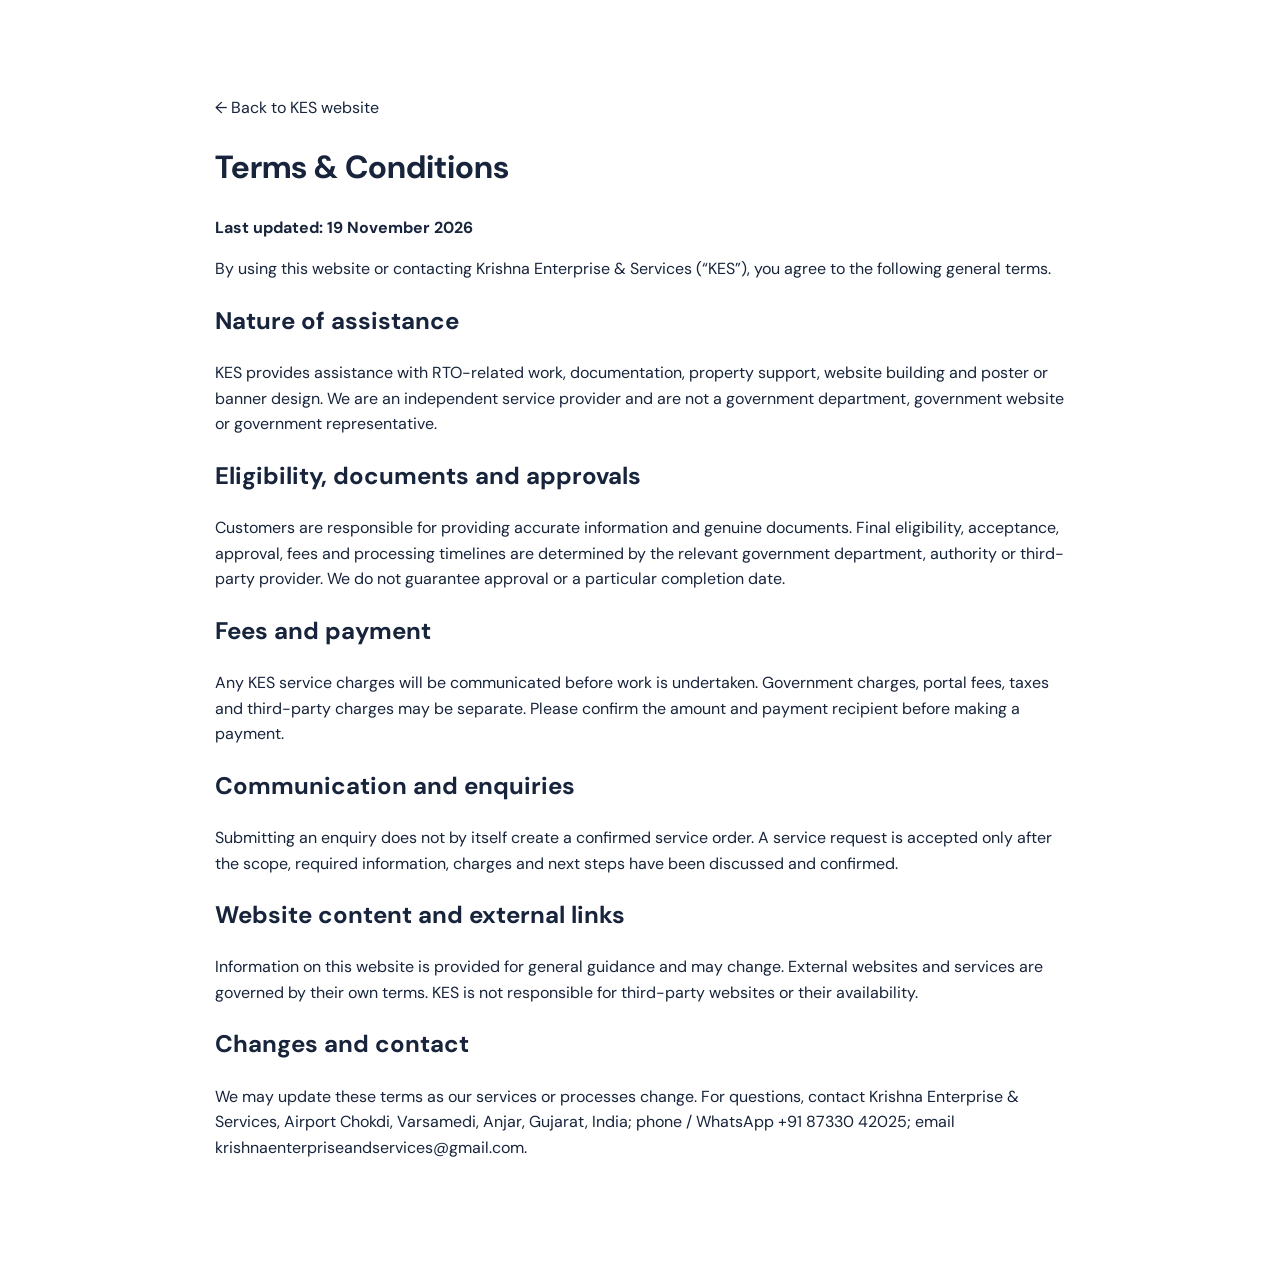
<file: terms-and-conditions.html>
<!doctype html>
<html lang="en"><head><meta charset="utf-8"><meta name="viewport" content="width=device-width,initial-scale=1"><meta name="robots" content="index,follow"><meta name="theme-color" content="#102a56"><title>Terms &amp; Conditions | Krishna Enterprise &amp; Services</title><meta name="description" content="Terms for using the Krishna Enterprise & Services website and requesting assistance."><link rel="canonical" href="https://krishnaenterprise.github.io/website/terms-and-conditions.html"><link rel="icon" href="assets/logo.png" type="image/png"><link rel="stylesheet" href="styles.css"></head>
<body><main class="section"><div class="container" style="max-width:850px"><a href="index.html">← Back to KES website</a><h1>Terms &amp; Conditions</h1><p><strong>Last updated: 19 November 2026</strong></p><p>By using this website or contacting Krishna Enterprise &amp; Services (“KES”), you agree to the following general terms.</p><h2>Nature of assistance</h2><p>KES provides assistance with RTO-related work, documentation, property support, website building and poster or banner design. We are an independent service provider and are not a government department, government website or government representative.</p><h2>Eligibility, documents and approvals</h2><p>Customers are responsible for providing accurate information and genuine documents. Final eligibility, acceptance, approval, fees and processing timelines are determined by the relevant government department, authority or third-party provider. We do not guarantee approval or a particular completion date.</p><h2>Fees and payment</h2><p>Any KES service charges will be communicated before work is undertaken. Government charges, portal fees, taxes and third-party charges may be separate. Please confirm the amount and payment recipient before making a payment.</p><h2>Communication and enquiries</h2><p>Submitting an enquiry does not by itself create a confirmed service order. A service request is accepted only after the scope, required information, charges and next steps have been discussed and confirmed.</p><h2>Website content and external links</h2><p>Information on this website is provided for general guidance and may change. External websites and services are governed by their own terms. KES is not responsible for third-party websites or their availability.</p><h2>Changes and contact</h2><p>We may update these terms as our services or processes change. For questions, contact Krishna Enterprise &amp; Services, Airport Chokdi, Varsamedi, Anjar, Gujarat, India; phone / WhatsApp <a href="https://wa.me/918733042025">+91 87330 42025</a>; email <a href="mailto:krishnaenterpriseandservices@gmail.com">krishnaenterpriseandservices@gmail.com</a>.</p></div></main></body></html>
</file>
<file: styles.css>
@import url('https://fonts.googleapis.com/css2?family=DM+Sans:wght@400;500;600;700&family=Manrope:wght@400;500;600;700;800&display=swap');
:root{--navy:#102a56;--navy2:#173b73;--blue:#2f6fe4;--gold:#f2b84b;--ink:#17243b;--muted:#66758b;--paper:#f7f9fc;--line:#e7ecf3;--white:#fff}
*{box-sizing:border-box}html{scroll-behavior:smooth;scroll-padding-top:88px}body{margin:0;color:var(--ink);font-family:'DM Sans',Arial,sans-serif;background:#fff;line-height:1.6}a{color:inherit;text-decoration:none}.container{width:min(1160px,calc(100% - 44px));margin:0 auto}
.topbar{background:#0b1d3b;color:#d7e2f6;font-size:12px;letter-spacing:.2px}.topbar-inner{display:flex;justify-content:space-between;gap:20px;padding:9px 0}.topbar a{color:#fff;font-weight:700}
.header{height:82px;position:sticky;top:0;z-index:20;background:rgba(255,255,255,.94);backdrop-filter:blur(14px);border-bottom:1px solid rgba(226,232,241,.8)}.nav-wrap{height:100%;display:flex;align-items:center;justify-content:space-between;gap:30px}.brand{display:flex;align-items:center;gap:11px;min-width:max-content}.brand img{width:47px;height:47px}.brand span{display:flex;flex-direction:column;line-height:1.15}.brand strong{font-family:Manrope,sans-serif;font-size:15px;font-weight:800;color:var(--navy)}.brand small{font-size:12px;letter-spacing:2px;text-transform:uppercase;color:#728098;margin-top:4px}.nav{display:flex;align-items:center;gap:28px;font-size:13px;font-weight:700;color:#475670}.nav>a:not(.nav-cta):hover{color:var(--blue)}.nav-cta{background:var(--navy);color:#fff;padding:12px 17px;border-radius:10px;box-shadow:0 7px 18px #102a5620}.nav-cta span,.btn span{margin-left:9px}.menu-toggle{display:none;border:0;background:#eef3fc;color:var(--navy);font-size:24px;border-radius:9px;padding:6px 12px}
.hero{position:relative;overflow:hidden;background:linear-gradient(120deg,#f7faff 0%,#fff 58%,#f0f5ff 100%);padding:78px 0 28px}.hero-glow{position:absolute;width:550px;height:550px;border-radius:50%;background:#dce8ff70;filter:blur(3px);right:-130px;top:-180px}.hero-grid{position:relative;display:grid;grid-template-columns:1.02fr .98fr;gap:40px;align-items:center;min-height:430px}.eyebrow{display:flex;align-items:center;gap:9px;font-size:10px;letter-spacing:1.7px;font-weight:800;color:#5d6f8b}.eyebrow-dot{width:7px;height:7px;background:var(--gold);border-radius:50%;box-shadow:0 0 0 4px #f2b84b24}.hero h1,.section-heading h2,.about-copy h2,.contact-copy h2{font-family:Manrope,sans-serif;font-size:clamp(42px,5.1vw,65px);line-height:1.08;letter-spacing:-2.5px;color:var(--navy);margin:21px 0 20px;font-weight:800}.hero h1 span,.section-heading h2 span,.about-copy h2 span,.contact-copy h2 span{color:var(--blue)}.hero-text{max-width:500px;color:#64728a;font-size:16px;line-height:1.85}.hero-actions{display:flex;align-items:center;gap:12px;flex-wrap:wrap;margin:29px 0 32px}.btn{display:inline-flex;align-items:center;justify-content:center;padding:14px 20px;border-radius:10px;font-weight:700;font-size:13px;transition:transform .2s,box-shadow .2s}.btn:hover{transform:translateY(-2px)}.btn-primary{background:var(--blue);color:#fff;box-shadow:0 10px 25px #2f6fe42d}.btn-ghost{border:1px solid #dbe3f0;color:var(--navy);background:#ffffffa8}.hero-proof{display:flex;align-items:center;gap:12px}.proof-icon{display:grid;place-items:center;width:34px;height:34px;border-radius:50%;background:#e4f6ed;color:#188a57;font-weight:900}.hero-proof strong,.hero-proof small{display:block}.hero-proof strong{font-size:12px;color:var(--navy)}.hero-proof small{font-size:11px;color:#8490a2;margin-top:2px}
.hero-visual{position:relative;min-height:420px;display:flex;align-items:center;justify-content:center}.office-frame{position:relative;width:88%;border-radius:28px;overflow:hidden;background:#e7efff;border:9px solid #fff;box-shadow:0 25px 65px #18345d20;transform:rotate(1.5deg);z-index:1}.office-frame img{display:block;width:100%;height:auto}.visual-label{position:absolute;z-index:3;top:26px;left:2%;background:#fff;border:1px solid #e7edf7;box-shadow:0 8px 24px #152e5512;padding:10px 13px;border-radius:9px;font-size:9px;letter-spacing:1px;font-weight:800;color:#54637a}.pulse{display:inline-block;width:7px;height:7px;background:#39b980;border-radius:50%;margin-right:7px;box-shadow:0 0 0 4px #39b98020}.floating-card{position:absolute;z-index:4;display:flex;align-items:center;gap:11px;background:#fff;border:1px solid #edf0f5;padding:13px 16px;border-radius:13px;box-shadow:0 13px 35px #102a5618}.floating-card strong,.floating-card small{display:block;white-space:nowrap}.floating-card strong{font-size:12px;color:var(--navy)}.floating-card small{font-size:10px;color:#7b879a;margin-top:3px}.card-top{right:-1%;top:100px}.card-bottom{left:-1%;bottom:60px}.float-icon{width:34px;height:34px;border-radius:10px;display:grid;place-items:center;font-size:19px}.float-icon.blue{background:#e9f0ff;color:#2f6fe4}.float-icon.gold{background:#fff4d9;color:#c18a1d}.visual-orbit{position:absolute;width:365px;height:365px;border:1px dashed #9db7e9;border-radius:50%;right:3%;top:8%;opacity:.55}.hero-bottom{display:flex;flex-wrap:wrap;align-items:center;gap:16px;padding-top:45px;color:#8390a5;font-size:9px;letter-spacing:1.8px;font-weight:800}.hero-bottom i{width:4px;height:4px;border-radius:50%;background:var(--gold)}
.quick-strip{background:#fff;border-bottom:1px solid var(--line);border-top:1px solid #f0f3f8}.quick-grid{display:grid;grid-template-columns:repeat(5,minmax(0,1fr));padding:25px 0}.quick-grid>div{display:flex;align-items:center;gap:15px;padding:4px 28px;border-right:1px solid var(--line)}.quick-grid>div:first-child{padding-left:0}.quick-grid>div:last-child{border:0}.quick-number{font-family:Manrope,sans-serif;color:#b3c4e2;font-size:24px;font-weight:800}.quick-grid strong,.quick-grid small{display:block}.quick-grid strong{font-size:13px;color:var(--navy)}.quick-grid small{font-size:11px;color:#8290a3;margin-top:3px}
.section{padding:95px 0}.services-section{background:var(--paper)}.section-heading{display:flex;align-items:end;justify-content:space-between;gap:40px;margin-bottom:46px}.eyebrow.dark{color:#728098}.section-heading h2,.about-copy h2,.contact-copy h2{font-size:clamp(34px,4vw,48px);letter-spacing:-1.6px;margin:15px 0 0}.section-heading>p{max-width:400px;color:#6f7c90;font-size:13px;line-height:1.9;margin-bottom:4px}.category-head{display:flex;align-items:center;gap:16px;margin:30px 0 19px}.category-number{display:grid;place-items:center;flex:0 0 45px;height:45px;border-radius:13px;background:#e6edff;color:var(--blue);font-family:Manrope,sans-serif;font-weight:800;font-size:13px}.category-head h3{font-family:Manrope,sans-serif;font-size:20px;color:var(--navy);margin:0 0 3px}.category-head p{margin:0;color:#7b879a;font-size:12px}.category-spaced{margin-top:52px}.service-grid{display:grid;grid-template-columns:repeat(4,1fr);gap:13px}.service-card{background:#fff;border:1px solid #e8edf5;border-radius:14px;padding:17px 16px;display:flex;align-items:center;gap:12px;min-height:88px;transition:transform .2s,border-color .2s,box-shadow .2s}.service-card:hover{transform:translateY(-3px);border-color:#c6d7fa;box-shadow:0 10px 25px #102a560a}.service-icon{width:44px;height:44px;flex:0 0 44px;border-radius:12px;background:linear-gradient(145deg,#eaf0ff,#f5f8ff);display:grid;place-items:center;color:#2f6fe4}.service-icon svg{width:23px;height:23px;stroke:currentColor;fill:none;stroke-width:1.7;stroke-linecap:round;stroke-linejoin:round}.service-card strong{display:block;font-size:12px;line-height:1.45;color:#263954}.service-card small{display:block;font-size:10px;color:#91a0b3;margin-top:4px}.property-grid{grid-template-columns:repeat(4,1fr)}
.about-section{padding:95px 0;background:#fff}.about-grid{display:grid;grid-template-columns:.9fr 1.1fr;gap:85px;align-items:center}.about-art{position:relative;min-height:440px;display:grid;place-items:center}.about-blob{position:absolute;width:350px;height:350px;background:#eef3ff;border-radius:46% 54% 61% 39% / 44% 43% 57% 56%;transform:rotate(-12deg)}.owner-placeholder{position:relative;width:285px;height:355px;background:linear-gradient(160deg,#fff,#f5f8ff);border:8px solid #fff;border-radius:145px 145px 24px 24px;box-shadow:0 20px 55px #122e5a18;display:flex;align-items:center;flex-direction:column;padding-top:42px}.owner-avatar{width:125px;height:125px;border-radius:50%;display:grid;place-items:center;background:linear-gradient(145deg,#dce7ff,#a9c3f5);border:6px solid white;box-shadow:0 7px 20px #18345d14}.owner-avatar span{font-family:Manrope,sans-serif;font-size:38px;font-weight:800;color:#244d91}.owner-name{font-family:Manrope,sans-serif;color:var(--navy);font-size:16px;font-weight:800;margin-top:18px}.owner-caption{font-size:10px;color:#7e8ba0;margin-top:4px}.photo-note{position:absolute;bottom:23px;text-align:center;font-size:9px;letter-spacing:1px;color:#91a0b3;font-weight:800}.photo-note small{font-size:9px;letter-spacing:0;font-weight:500}.about-badge{position:absolute;right:0;bottom:55px;background:var(--navy);color:#fff;border-radius:13px;padding:14px 17px;display:flex;align-items:center;gap:10px;box-shadow:0 12px 28px #102a5625}.about-badge span{color:var(--gold);font-size:22px}.about-badge strong{font-size:11px;line-height:1.35}.about-copy>p{font-size:13px;line-height:1.95;color:#6e7b8f;margin:22px 0}.about-points{display:grid;gap:15px;margin:25px 0 28px}.about-points>div{display:flex;align-items:flex-start;gap:12px}.about-points>div>span{width:23px;height:23px;flex:0 0 23px;display:grid;place-items:center;background:#e7f7ef;color:#18945f;border-radius:50%;font-size:12px;font-weight:900}.about-points p{margin:0}.about-points strong,.about-points small{display:block}.about-points strong{font-size:12px;color:var(--navy)}.about-points small{font-size:11px;color:#8591a3;margin-top:3px}
.contact-section{padding:55px 0 85px;background:#f6f8fc}.contact-card{background:linear-gradient(120deg,#102a56,#173d78);border-radius:24px;display:grid;grid-template-columns:1fr .85fr;gap:50px;padding:55px 58px;color:#fff;position:relative;overflow:hidden}.contact-card:after{content:"";position:absolute;width:340px;height:340px;border:1px solid #ffffff15;border-radius:50%;right:30%;top:-200px;box-shadow:0 0 0 45px #ffffff06,0 0 0 90px #ffffff04}.contact-copy,.contact-details{position:relative;z-index:1}.contact-copy .eyebrow{color:#b5c7e8}.contact-copy h2{color:#fff;margin-top:18px}.contact-copy h2 span{color:#8eb3ff}.contact-copy p{max-width:370px;color:#c4d1e7;font-size:13px;line-height:1.9;margin:20px 0 25px}.btn-light{background:#fff;color:var(--navy)}.contact-details{display:grid;gap:22px;align-content:center}.contact-item{display:flex;gap:14px;align-items:flex-start}.contact-icon{width:38px;height:38px;flex:0 0 38px;display:grid;place-items:center;border-radius:11px;background:#ffffff16;color:#f4c96f;font-size:21px}.contact-item small{display:block;font-size:9px;letter-spacing:1.4px;color:#9fb6db;font-weight:800}.contact-item strong{display:block;font-size:13px;color:#fff;margin-top:4px}.contact-item p{font-size:11px;color:#c2d0e5;margin:2px 0}.contact-item a{font-size:11px;color:#f3c96d;font-weight:700}
.footer{background:#091a35;color:#a9b7cc;padding:25px 0 18px}.footer-inner{display:flex;align-items:center;justify-content:space-between;gap:20px}.footer-brand strong{color:#fff}.footer-brand small{color:#9fb0c9}.footer-brand img{width:39px;height:39px}.footer-inner p,.footer-inner>a:last-child{font-size:10px}.footer-inner>a:last-child{color:#fff}.disclaimer{font-size:9px;line-height:1.7;color:#72829c;border-top:1px solid #ffffff12;margin-top:20px;padding-top:14px}.whatsapp-float{position:fixed;z-index:30;right:22px;bottom:22px;width:54px;height:54px;display:grid;place-items:center;border-radius:50%;background:#20bf6b;box-shadow:0 8px 25px #0d8e4a40}.whatsapp-float svg{width:27px;height:27px;fill:#fff}
@media(max-width:900px){.nav{gap:16px}.nav-cta{padding:10px 12px}.hero-grid{gap:15px}.hero-visual{min-height:360px}.office-frame{width:90%}.card-top{right:-2%}.card-bottom{left:-3%}.service-grid{grid-template-columns:repeat(3,1fr)}.quick-grid{grid-template-columns:repeat(3,minmax(0,1fr))}.about-grid{gap:45px}.contact-card{padding:42px;gap:30px}}
@media(max-width:700px){.container{width:min(100% - 32px,540px)}.topbar-inner{font-size:10px}.topbar-inner>span{max-width:58%}.header{height:72px}.brand img{width:41px;height:41px}.brand strong{font-size:13px}.brand small{font-size:10px}.menu-toggle{display:block}.nav{display:none;position:absolute;left:0;right:0;top:71px;background:#fff;border-bottom:1px solid var(--line);padding:16px 22px 22px;box-shadow:0 15px 25px #102a5610;flex-direction:column;align-items:stretch;gap:0}.nav.open{display:flex}.nav>a{padding:12px 6px}.nav .nav-cta{text-align:center;margin-top:8px}.hero{padding-top:49px}.hero-grid{grid-template-columns:1fr;gap:15px}.hero h1{font-size:48px;letter-spacing:-1.8px;margin-top:17px}.hero-text{font-size:14px}.hero-actions{margin:23px 0}.hero-visual{min-height:325px;margin-top:3px}.office-frame{width:85%;max-width:400px}.visual-label{left:0;top:15px;font-size:8px}.floating-card{padding:10px 11px;gap:8px}.floating-card strong{font-size:10px}.floating-card small{font-size:9px}.float-icon{width:29px;height:29px}.card-top{right:-1%;top:65px}.card-bottom{left:-1%;bottom:38px}.visual-orbit{width:290px;height:290px;right:5%;top:7%}.hero-bottom{padding-top:25px;gap:9px;font-size:8px;letter-spacing:1px}.quick-grid{grid-template-columns:1fr;padding:10px 0}.quick-grid>div,.quick-grid>div:first-child{padding:13px 2px;border-right:0;border-bottom:1px solid var(--line)}.quick-grid>div:last-child{border-bottom:0}.quick-number{font-size:21px}.section{padding:65px 0}.section-heading{display:block;margin-bottom:33px}.section-heading h2,.about-copy h2,.contact-copy h2{font-size:37px}.section-heading>p{margin-top:18px}.category-head{gap:12px}.category-head h3{font-size:17px}.category-head p{font-size:11px}.category-number{flex-basis:40px;height:40px}.service-grid,.property-grid{grid-template-columns:repeat(2,minmax(0,1fr));gap:9px}.service-card{padding:12px 10px;gap:9px;min-height:77px;border-radius:12px}.service-icon{width:35px;height:35px;flex-basis:35px;border-radius:10px}.service-icon svg{width:19px;height:19px}.service-card strong{font-size:10px}.service-card small{font-size:9px}.category-spaced{margin-top:39px}.about-section{padding:65px 0}.about-grid{grid-template-columns:1fr;gap:30px}.about-art{min-height:380px;order:2}.about-copy{order:1}.about-blob{width:300px;height:300px}.owner-placeholder{width:250px;height:325px}.about-badge{right:4%;bottom:43px}.contact-section{padding:35px 0 55px}.contact-card{grid-template-columns:1fr;padding:31px 23px;border-radius:19px;gap:35px}.contact-copy h2{font-size:35px}.contact-details{gap:20px}.footer-inner{flex-wrap:wrap;justify-content:space-between}.footer-inner p{order:3;width:100%;margin:0}.disclaimer{font-size:8px}.whatsapp-float{width:49px;height:49px;right:15px;bottom:15px}}
@media(max-width:360px){.service-grid{grid-template-columns:1fr}.hero h1{font-size:42px}.hero-bottom{letter-spacing:.5px}.topbar-inner>span{max-width:52%}}


/* Real photo enhancements */
.hero img[src*="office-photo.png"] {
  width: 100%;
  height: 100%;
  object-fit: cover;
  object-position: center;
  border-radius: 1rem;
}
.owner-profile {
  padding: 3rem 1.25rem;
  background: #f7f9fc;
}
.owner-profile-inner {
  max-width: 1100px;
  margin: 0 auto;
  display: flex;
  align-items: center;
  gap: 1.5rem;
}
.owner-profile-inner img {
  width: 170px;
  height: 190px;
  object-fit: cover;
  object-position: center 25%;
  border-radius: 1rem;
  box-shadow: 0 12px 32px rgba(12, 25, 55, .18);
}
.owner-profile-inner h2 { margin: .25rem 0 .5rem; }
@media (max-width: 640px) {
  .owner-profile-inner { flex-direction: column; align-items: flex-start; }
  .owner-profile-inner img { width: 145px; height: 165px; }
}

.owner-real-photo { overflow: hidden; }
.owner-real-photo .owner-photo {
  display: block;
  width: min(100%, 300px);
  height: 300px;
  margin: 0 auto 1rem;
  object-fit: cover;
  object-position: center 24%;
  border-radius: 18px;
  border: 3px solid rgba(221, 173, 76, .8);
  box-shadow: 0 14px 36px rgba(0,0,0,.18);
}

/* Requested owner caption and footer logo */
.owner-real-photo { text-align: center; }
.owner-real-photo .owner-photo {
  display: block; width: min(100%, 300px); height: 300px;
  margin: 0 auto 1rem; object-fit: cover; object-position: center 24%;
  border-radius: 18px; border: 3px solid #d8ad4b;
  box-shadow: 0 14px 36px rgba(0,0,0,.18);
}
.owner-real-photo .owner-name { font-weight: 800; margin-top: .65rem; }
.owner-real-photo .owner-caption { font-weight: 600; }
.footer-logo-image {
  display: block; width: 125px; max-width: 100%; height: auto;
  object-fit: contain; margin: 0 0 1rem;
}
@media (max-width: 640px) {
  .owner-real-photo .owner-photo { width: 220px; height: 240px; }
  .footer-logo-image { width: 100px; }
}

/* Final owner photo caption: visible directly under the portrait */
.owner-real-photo {
  display: flex;
  flex-direction: column;
  align-items: center;
  text-align: center;
  gap: .35rem;
}
.owner-real-photo .owner-photo {
  display: block;
  width: min(100%, 300px);
  height: 300px;
  margin: 0 auto .5rem;
  object-fit: cover;
  object-position: center 24%;
  border-radius: 18px;
  border: 3px solid #d8ad4b;
  box-shadow: 0 14px 36px rgba(0,0,0,.18);
}
.owner-real-photo .owner-name {
  display: block;
  color: #102c59;
  font-size: 1.15rem;
  font-weight: 800;
  line-height: 1.3;
}
.owner-real-photo .owner-caption {
  display: block;
  color: #334155;
  font-size: .96rem;
  font-weight: 600;
  line-height: 1.4;
}
.footer-brand img {
  width: 64px;
  height: 64px;
  object-fit: contain;
}
@media (max-width: 640px) {
  .owner-real-photo .owner-photo { width: 220px; height: 240px; }
}

/* FIX: keep owner name and title visible below the portrait */
.owner-placeholder.owner-real-photo {
  height: auto !important;
  min-height: 0;
  padding: 20px 16px 22px;
  overflow: visible !important;
  box-sizing: border-box;
  justify-content: flex-start;
}
.owner-placeholder.owner-real-photo .owner-photo {
  flex: 0 0 auto;
  width: min(100%, 300px);
  height: 300px;
  margin: 0 auto 10px;
}
.owner-placeholder.owner-real-photo .owner-name {
  display: block;
  width: 100%;
  margin: 8px 0 0;
  color: #102c59;
  font-size: 17px;
  line-height: 1.35;
  font-weight: 800;
  text-align: center;
  overflow: visible;
}
.owner-placeholder.owner-real-photo .owner-caption {
  display: block;
  width: 100%;
  margin: 5px 0 0;
  color: #334155;
  font-size: 13px;
  line-height: 1.45;
  font-weight: 600;
  text-align: center;
  overflow-wrap: anywhere;
}
@media (max-width: 700px) {
  .owner-placeholder.owner-real-photo {
    width: min(100% - 24px, 300px);
    height: auto !important;
    padding: 16px 12px 20px;
  }
  .owner-placeholder.owner-real-photo .owner-photo {
    width: 220px;
    height: 240px;
  }
  .owner-placeholder.owner-real-photo .owner-name {
    font-size: 16px;
  }
  .owner-placeholder.owner-real-photo .owner-caption {
    font-size: 12px;
  }
}

/* Final fix: hide the decorative Personal assistance overlay that covered the owner's name */
.personal-assistance,
.assistance-badge,
.owner-badge,
.floating-card,
.hero-badge,
.photo-badge,
.personal-assistance-badge {
  display: none !important;
}
.owner-placeholder.owner-real-photo {
  position: relative;
  z-index: 2;
  overflow: visible !important;
  height: auto !important;
  padding-bottom: 28px;
}
.owner-placeholder.owner-real-photo .owner-name,
.owner-placeholder.owner-real-photo .owner-caption {
  position: relative;
  z-index: 3;
  display: block;
  visibility: visible;
  opacity: 1;
}

/* Quick Enquiry form */
.quick-enquiry-card {
  width: 100%;
  max-width: 760px;
  margin: 2rem auto 0;
  padding: clamp(1.25rem, 4vw, 2rem);
  background: #fff;
  border: 1px solid #e2e8f0;
  border-radius: 24px;
  box-shadow: 0 12px 34px rgba(15, 35, 65, .06);
  color: #102030;
}
.quick-enquiry-card h3 {
  margin: 0 0 .7rem;
  font-size: clamp(1.5rem, 4vw, 2rem);
  color: #102030;
}
.quick-enquiry-card .enquiry-intro {
  margin: 0 0 1.5rem;
  color: #687585;
  line-height: 1.6;
}
#quick-enquiry-form {
  display: grid;
  grid-template-columns: 1fr;
  gap: .55rem;
}
#quick-enquiry-form label {
  margin-top: .55rem;
  color: #334155;
  font-weight: 700;
  font-size: .98rem;
}
#quick-enquiry-form input,
#quick-enquiry-form select,
#quick-enquiry-form textarea {
  box-sizing: border-box;
  width: 100%;
  min-height: 54px;
  border: 1px solid #d8dee7;
  border-radius: 13px;
  padding: .9rem 1rem;
  background: #fff;
  color: #172334;
  font: inherit;
  outline: none;
}
#quick-enquiry-form textarea {
  min-height: 112px;
  resize: vertical;
}
#quick-enquiry-form input:focus,
#quick-enquiry-form select:focus,
#quick-enquiry-form textarea:focus {
  border-color: #326de0;
  box-shadow: 0 0 0 3px rgba(50,109,224,.12);
}
.btn-enquiry {
  width: 100%;
  justify-content: center;
  margin-top: .8rem;
  border: 0;
  cursor: pointer;
  background: linear-gradient(100deg, #ffd04f, #ffe17b);
  color: #14253d;
  font-weight: 800;
  border-radius: 999px;
  min-height: 58px;
}
.about-badge { display: none !important; }
@media (max-width: 700px) {
  .quick-enquiry-card { margin-top: 1.25rem; border-radius: 20px; }
}

.quick-enquiry-section {
  padding: 42px 0 12px;
  background: #f6f8fc;
}
.quick-enquiry-section .quick-enquiry-card { margin: 0 auto; }

/* Service Assistant additions */
.service-assistant-card { max-width: 820px; }
.service-assistant-card .eyebrow { margin-bottom: .65rem; }
.assistant-info { margin: .8rem 0 .5rem; padding: 1rem; border: 1px solid #dbe4f0; border-radius: 16px; background: #f7f9fd; }
.assistant-time { display: flex; flex-wrap: wrap; align-items: center; justify-content: space-between; gap: .5rem; padding-bottom: .75rem; border-bottom: 1px solid #e1e8f0; }
.assistant-time span { color: #526174; font-size: .92rem; }
.assistant-time strong { color: #173c70; }
#assistant-note { margin: .65rem 0 1rem; color: #657386; font-size: .88rem; line-height: 1.5; }
.checklist-heading { display: grid; gap: .25rem; margin-bottom: .65rem; color: #203047; }
.checklist-heading small { color: #657386; font-weight: 400; line-height: 1.45; }
.document-checklist { display: grid; grid-template-columns: repeat(2, minmax(0, 1fr)); gap: .55rem; }
.document-checklist label { display: flex; align-items: flex-start; gap: .55rem; margin: 0 !important; padding: .65rem .7rem; border: 1px solid #e0e7f0; border-radius: 10px; background: #fff; color: #334155; font-size: .9rem !important; font-weight: 500 !important; line-height: 1.35; }
.document-checklist input { width: 18px !important; min-height: 18px !important; height: 18px; margin: 1px 0 0; accent-color: #1c5bb8; flex: 0 0 auto; }
.assistant-disclaimer { margin: 1rem 0 0; color: #738092; font-size: .78rem; line-height: 1.55; }
@media (max-width: 560px) { .document-checklist { grid-template-columns: 1fr; } .assistant-info { padding: .8rem; } }

/* Legal links */
.footer-legal{display:flex;align-items:center;gap:9px;flex-wrap:wrap;font-size:13px}.footer-legal a{color:inherit;text-decoration:underline;text-underline-offset:3px}

/* Updated three-category service overview */
.quick-grid-three{grid-template-columns:repeat(3,minmax(0,1fr))}
.service-overview-grid{display:grid;grid-template-columns:repeat(3,minmax(0,1fr));gap:16px;margin-top:28px}
.service-overview-card{background:#fff;border:1px solid #e8edf5;border-radius:16px;padding:24px 22px;box-shadow:0 8px 24px #102a5608}
.service-overview-kicker{font-size:10px;font-weight:800;letter-spacing:1.4px;color:#2f6fe4;margin-bottom:12px}
.service-overview-card h3{font-family:Manrope,sans-serif;font-size:20px;line-height:1.3;color:var(--navy);margin:0 0 12px}
.service-overview-card p{font-size:13px;line-height:1.8;color:#64728a;margin:0 0 14px}
.service-overview-card small{display:block;border-top:1px solid #edf1f7;padding-top:12px;font-size:11px;line-height:1.65;color:#7b879a}
.support-transparency{margin-top:28px;padding:23px 25px;border:1px solid #e3eaf5;border-radius:15px;background:#f8faff}
.support-transparency h3{font-family:Manrope,sans-serif;color:var(--navy);font-size:19px;margin:0 0 12px}
.support-transparency p{font-size:13px;line-height:1.8;color:#64728a;margin:8px 0}
.support-transparency a{color:#245fc7;font-weight:700}
@media(max-width:900px){.service-overview-grid{grid-template-columns:1fr 1fr}}
@media(max-width:700px){.quick-grid-three{grid-template-columns:1fr}.service-overview-grid{grid-template-columns:1fr;gap:11px}.service-overview-card{padding:20px}.support-transparency{padding:19px}}

/* Accessibility contrast improvements: text only; links, layout and SEO remain unchanged. */
.brand small,
.hero-proof small,
.floating-card small,
.hero-text,
.quick-grid small,
.quick-number,
.hero-bottom,
.service-overview-card p,
.service-overview-card small,
.support-transparency p,
#assistant-note,
.assistant-disclaimer {
  color: #4b5b70;
}
</file>
